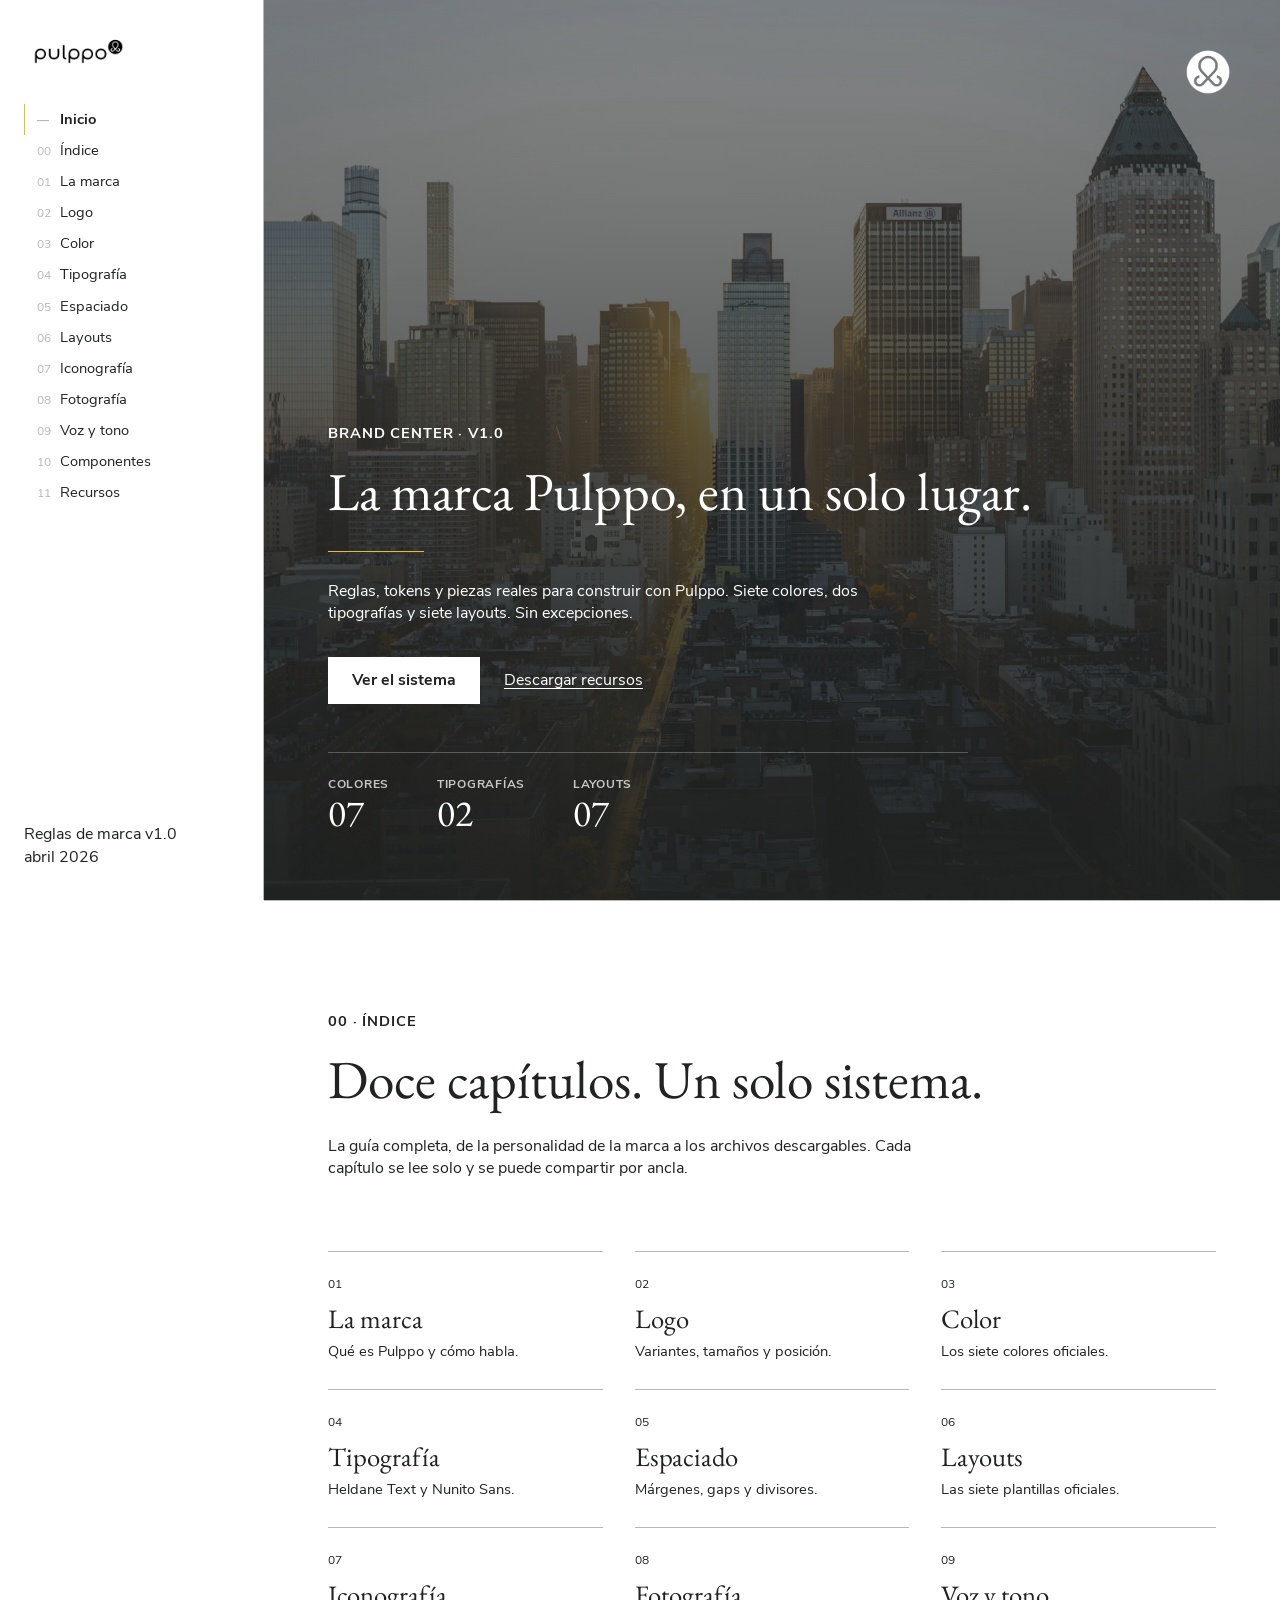
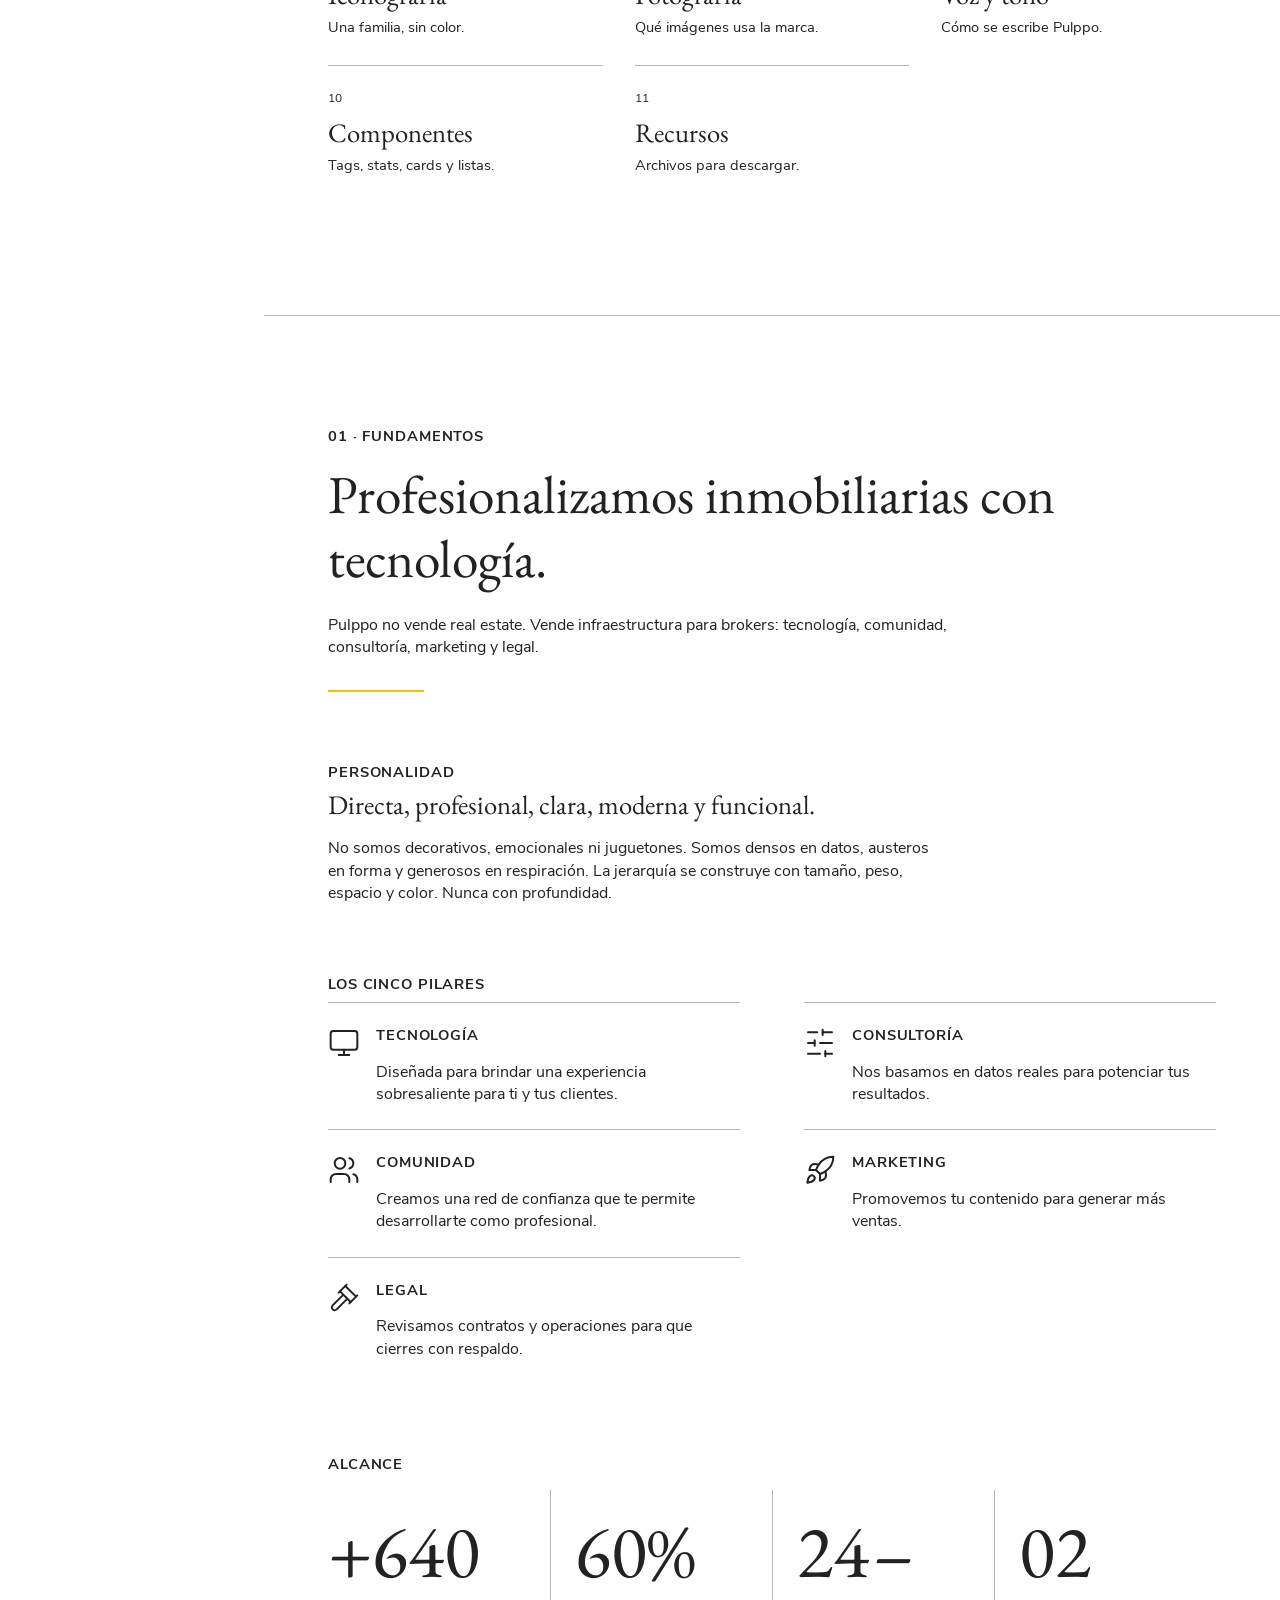
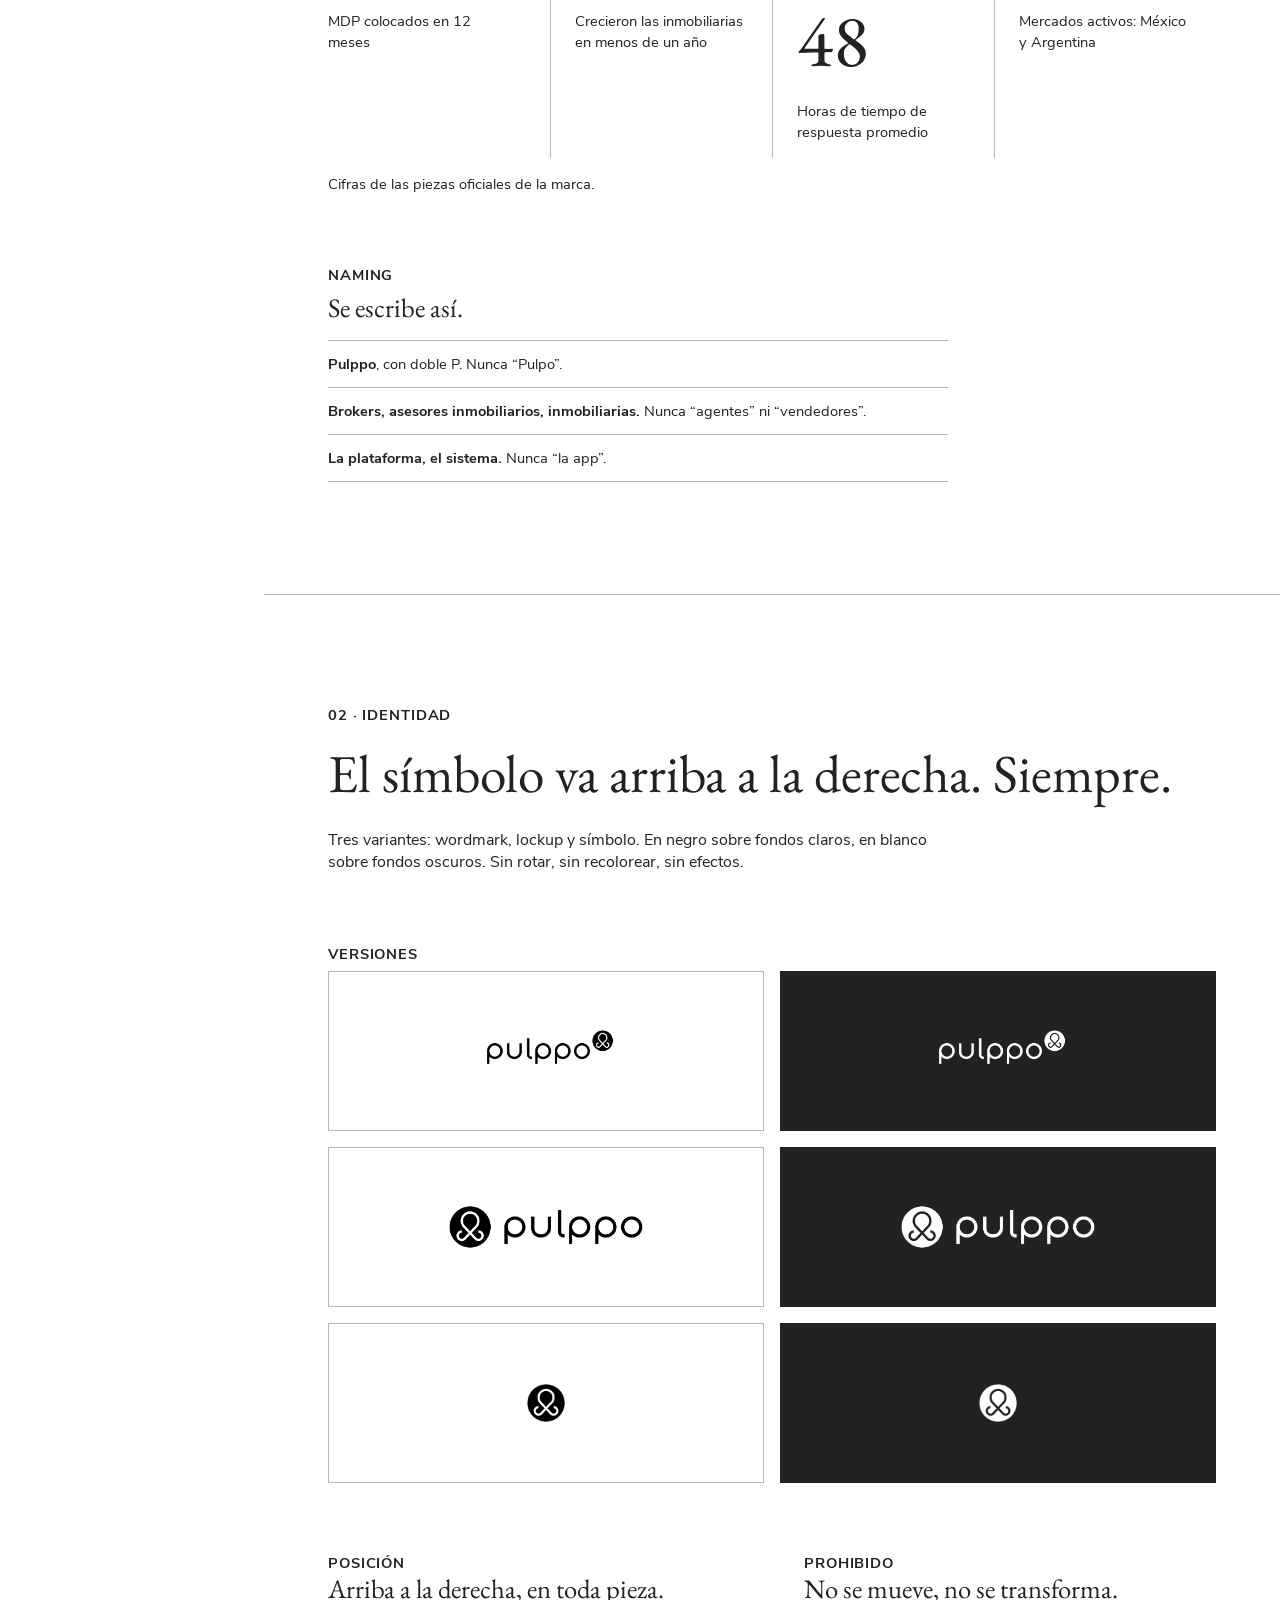
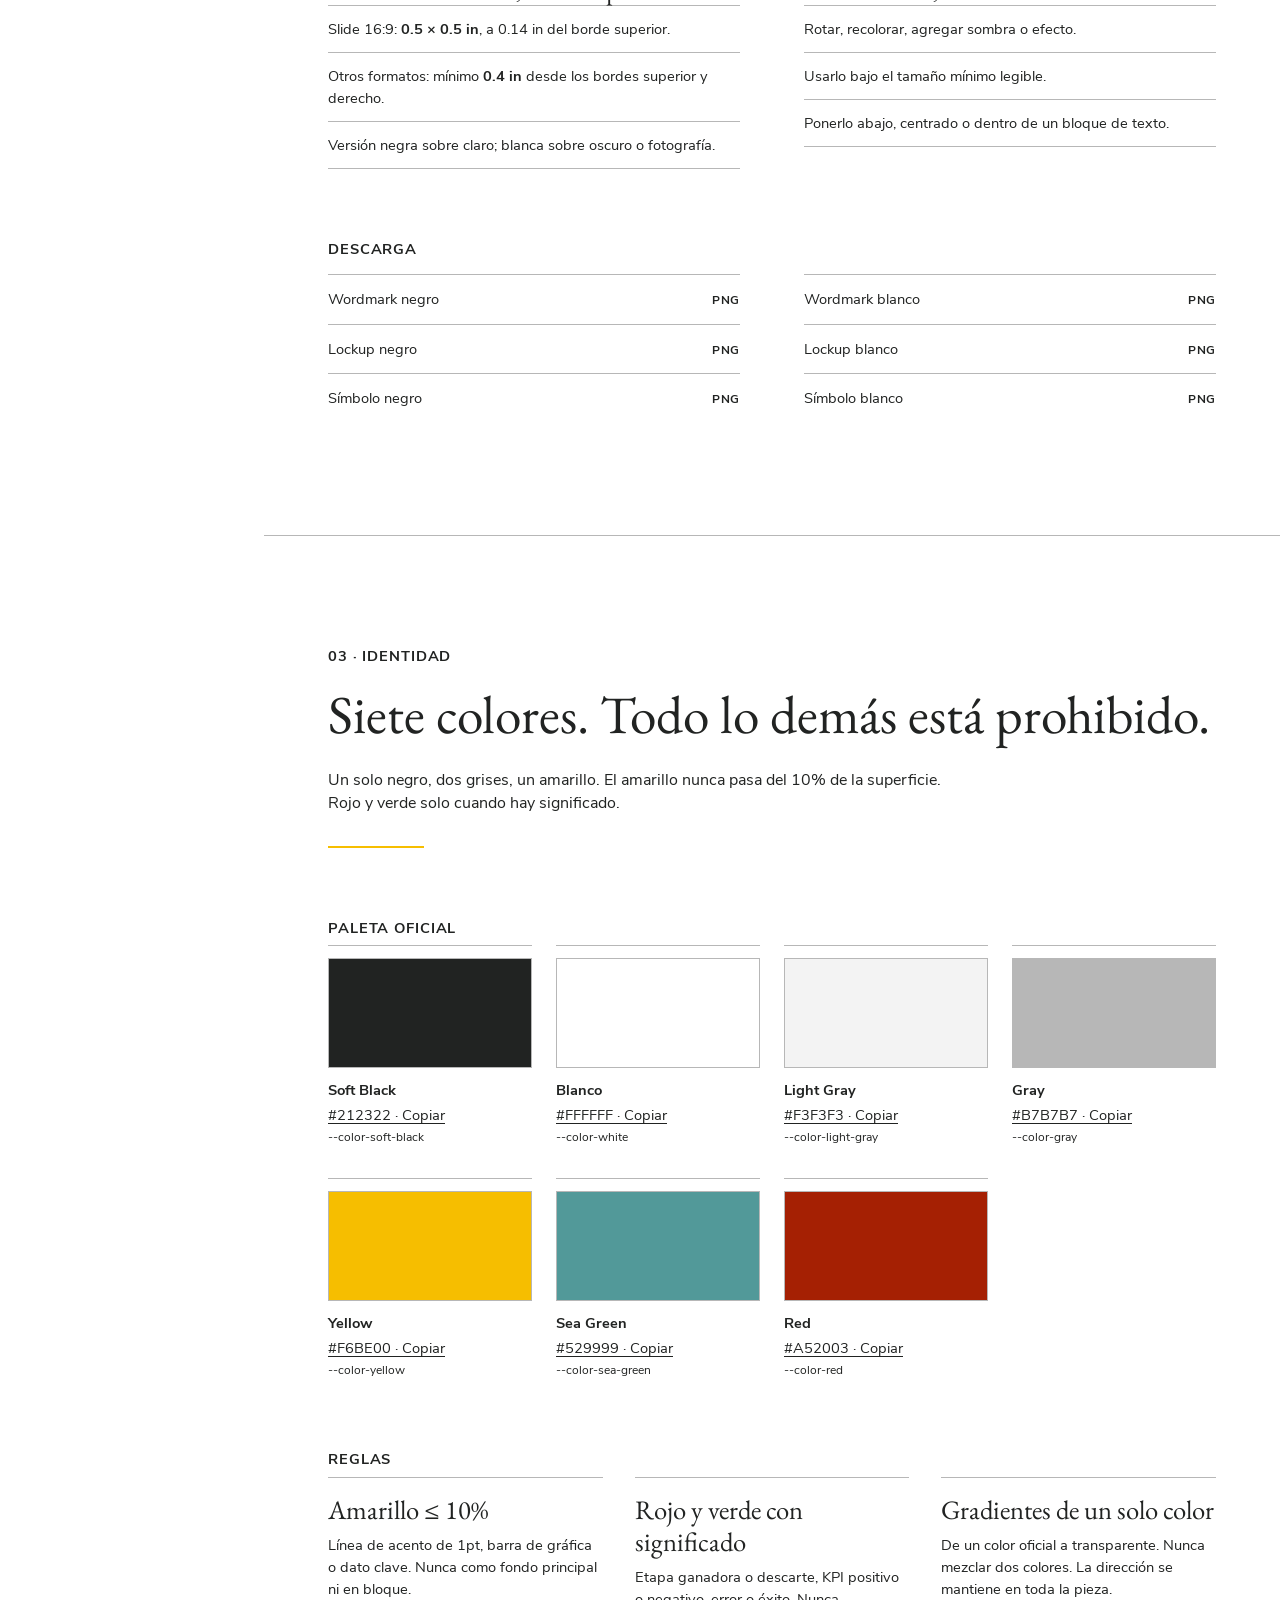
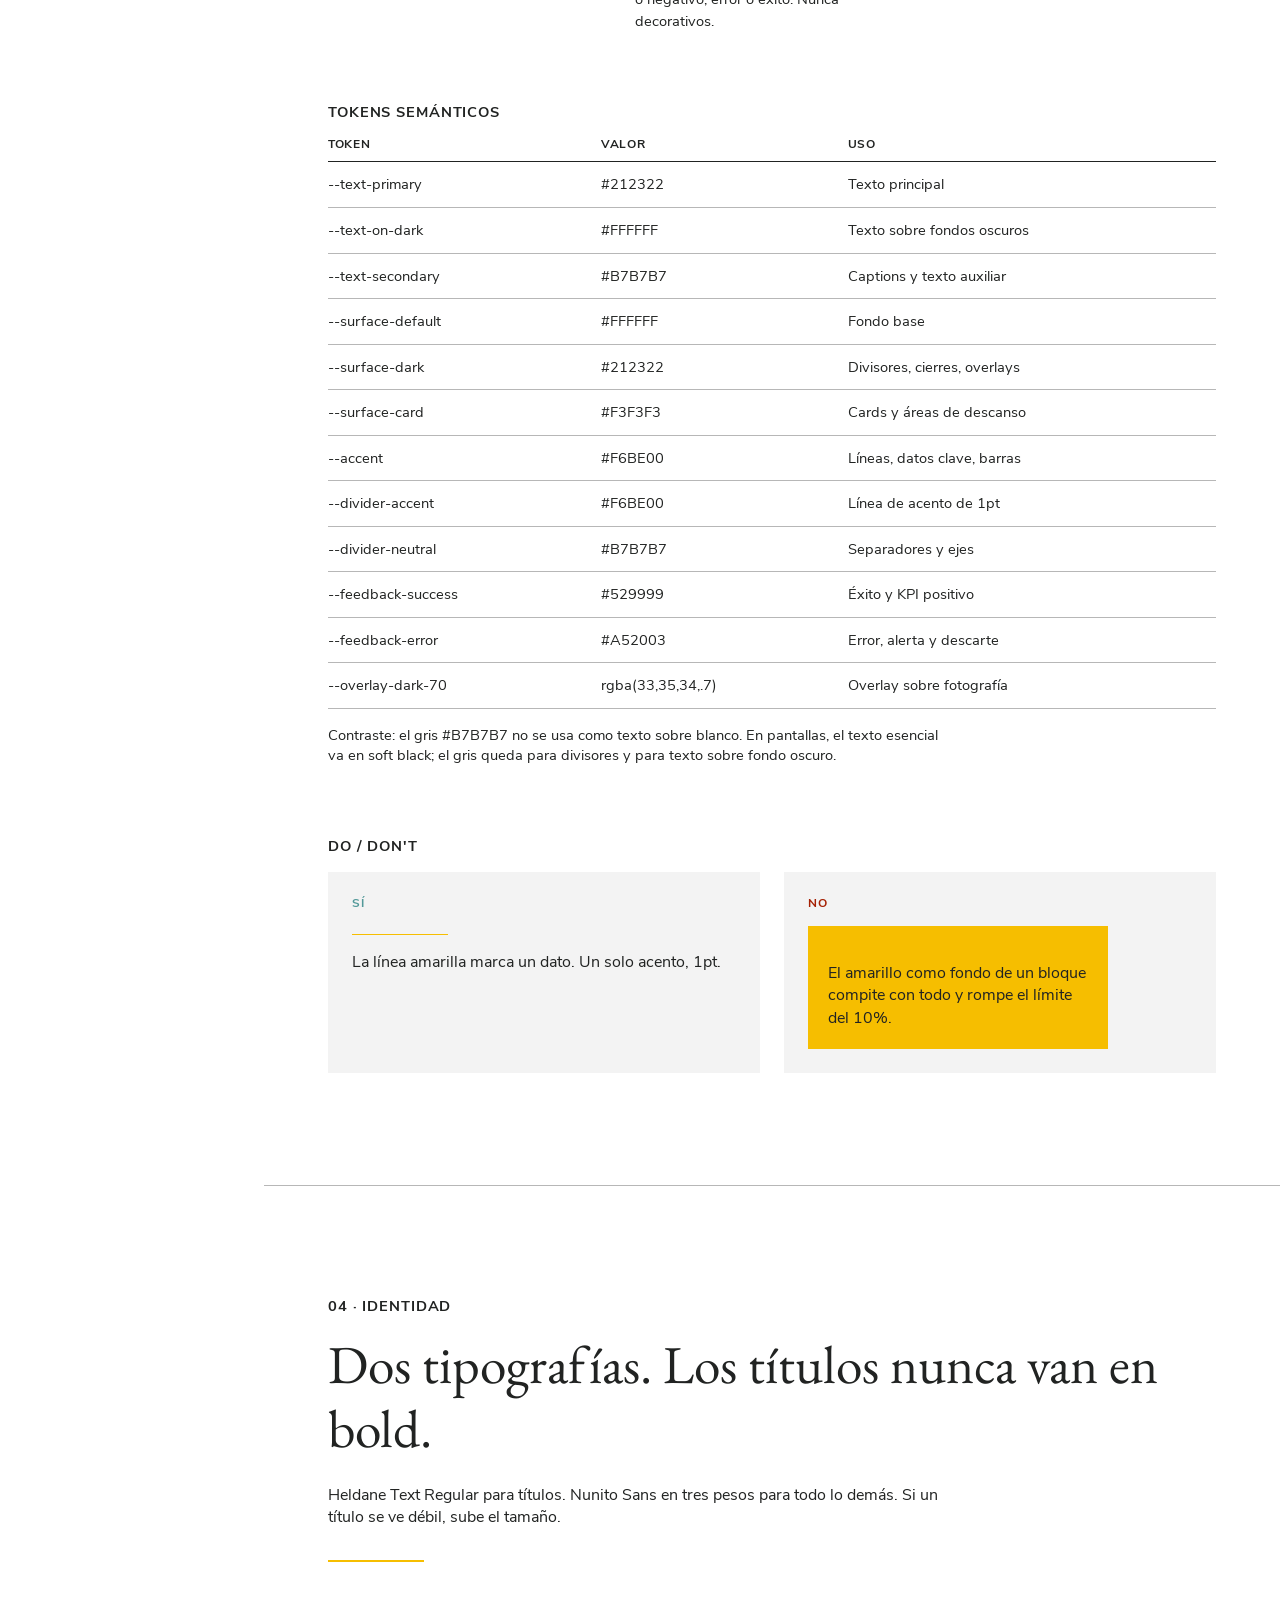
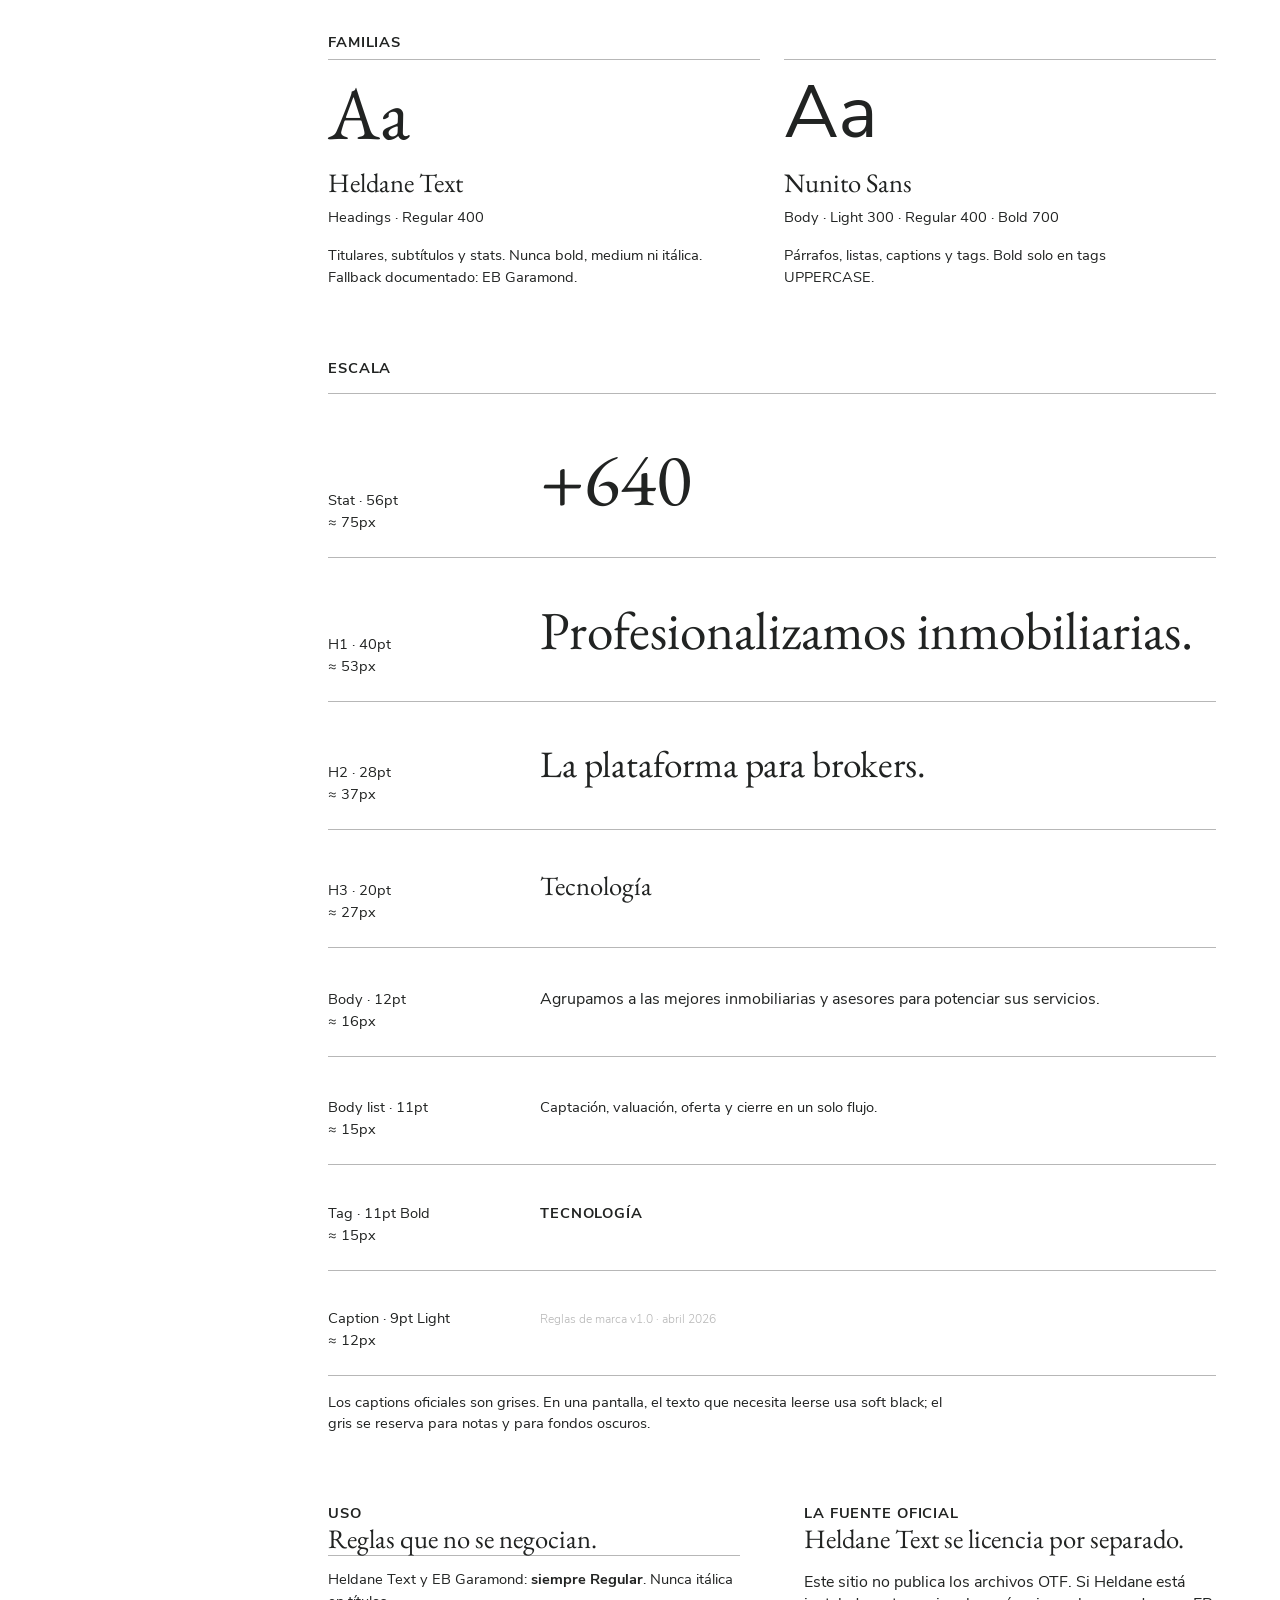
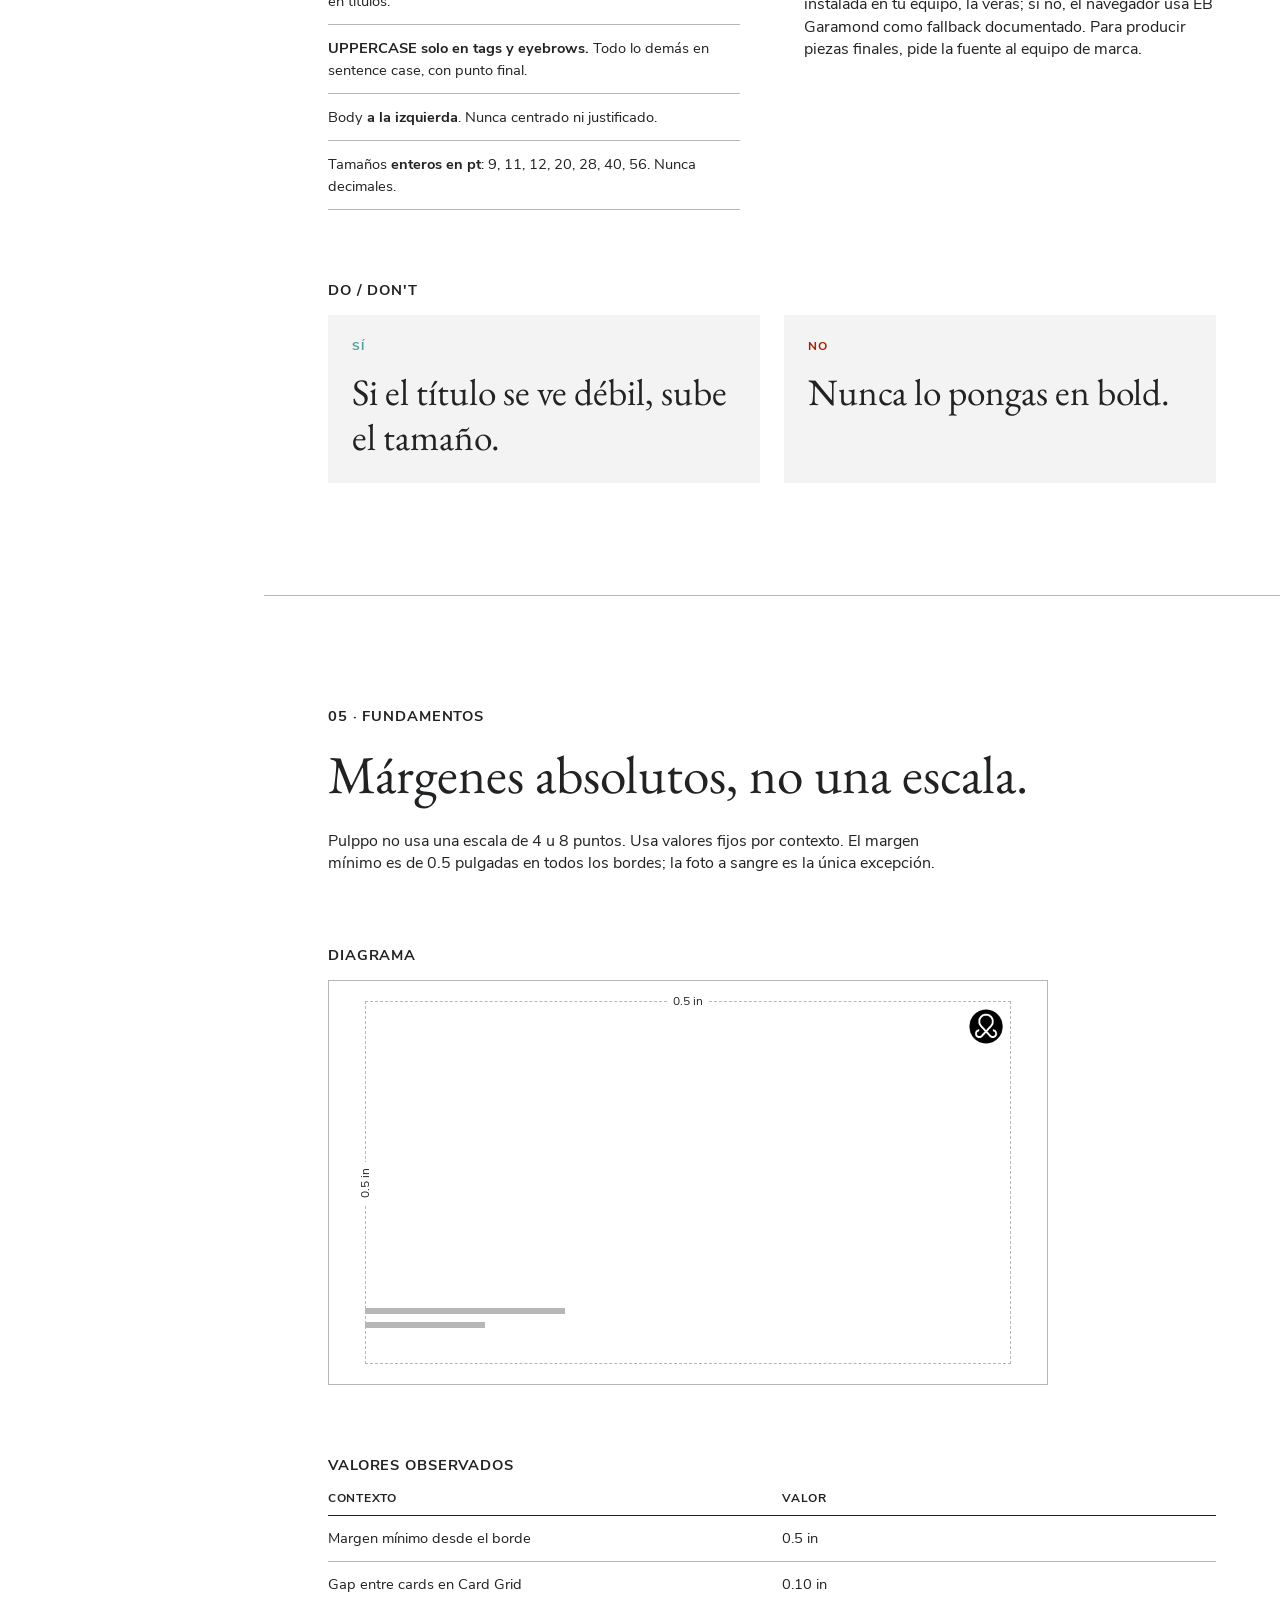
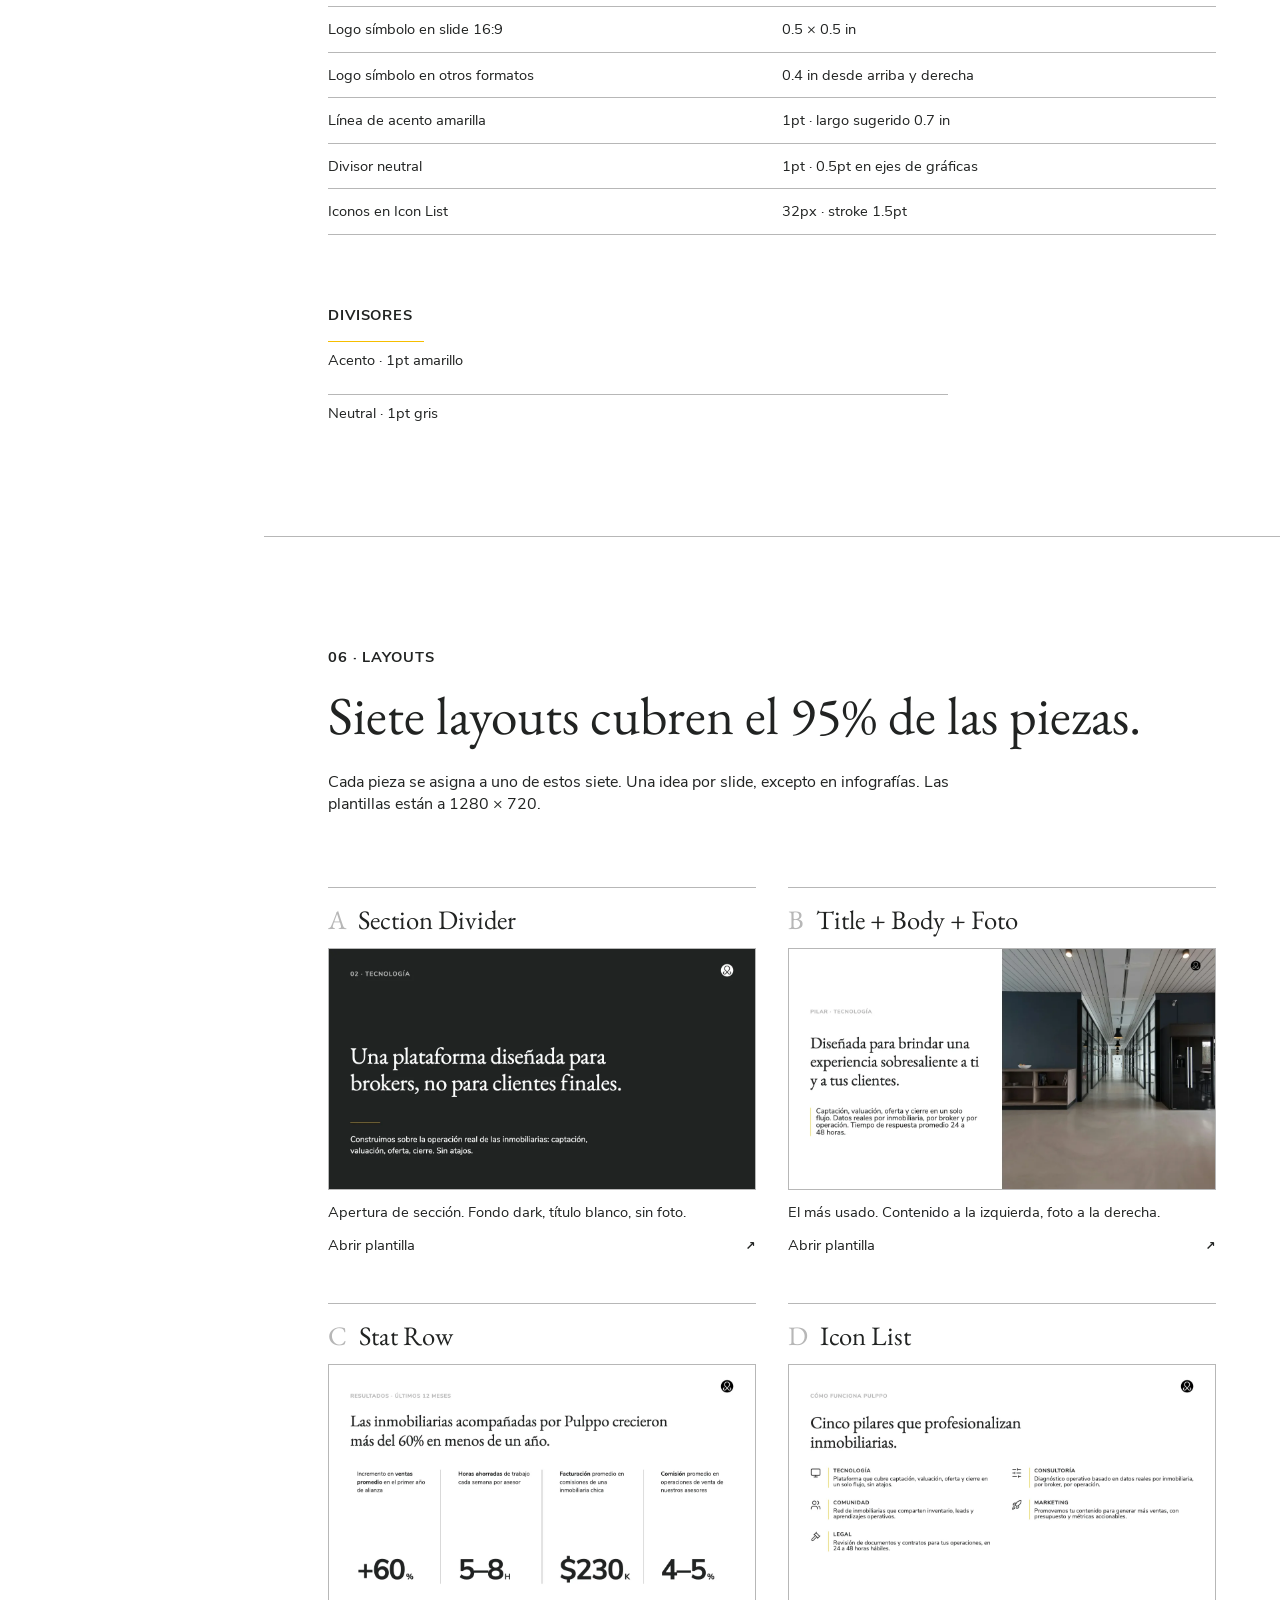
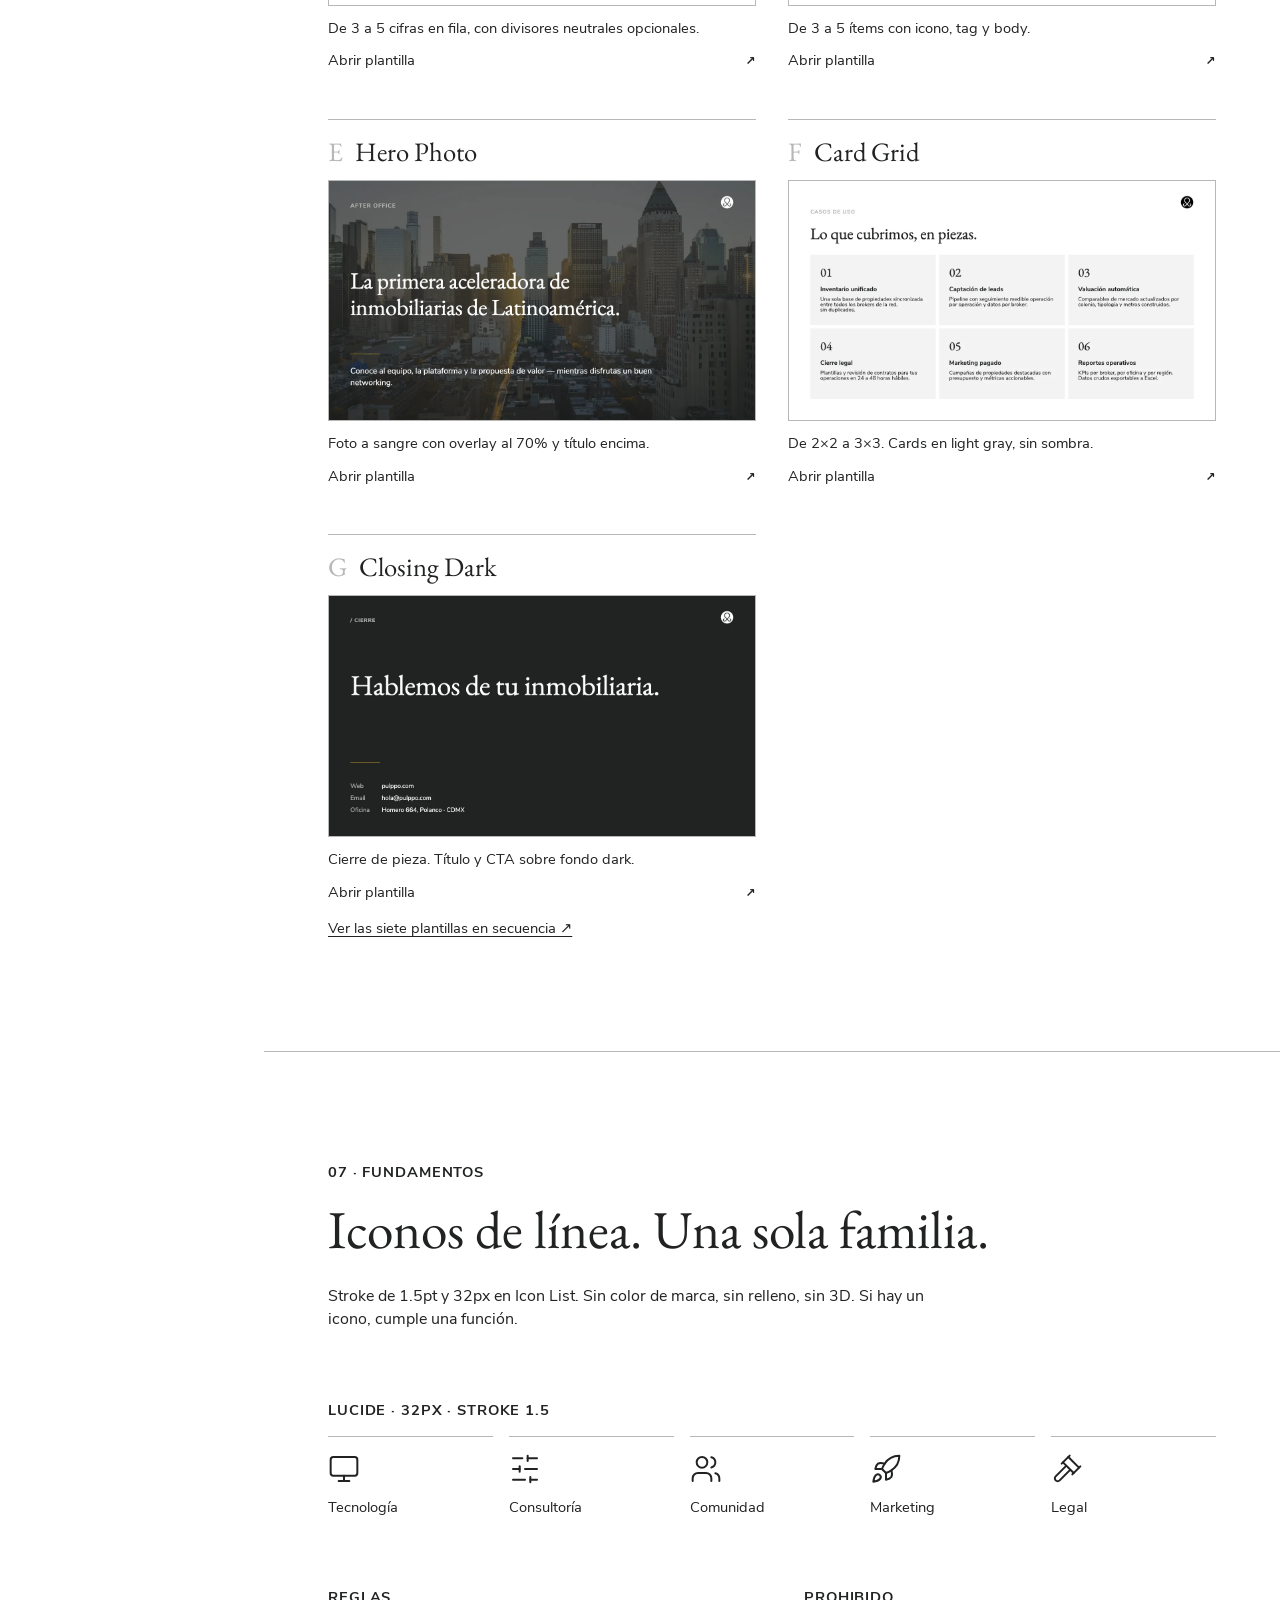
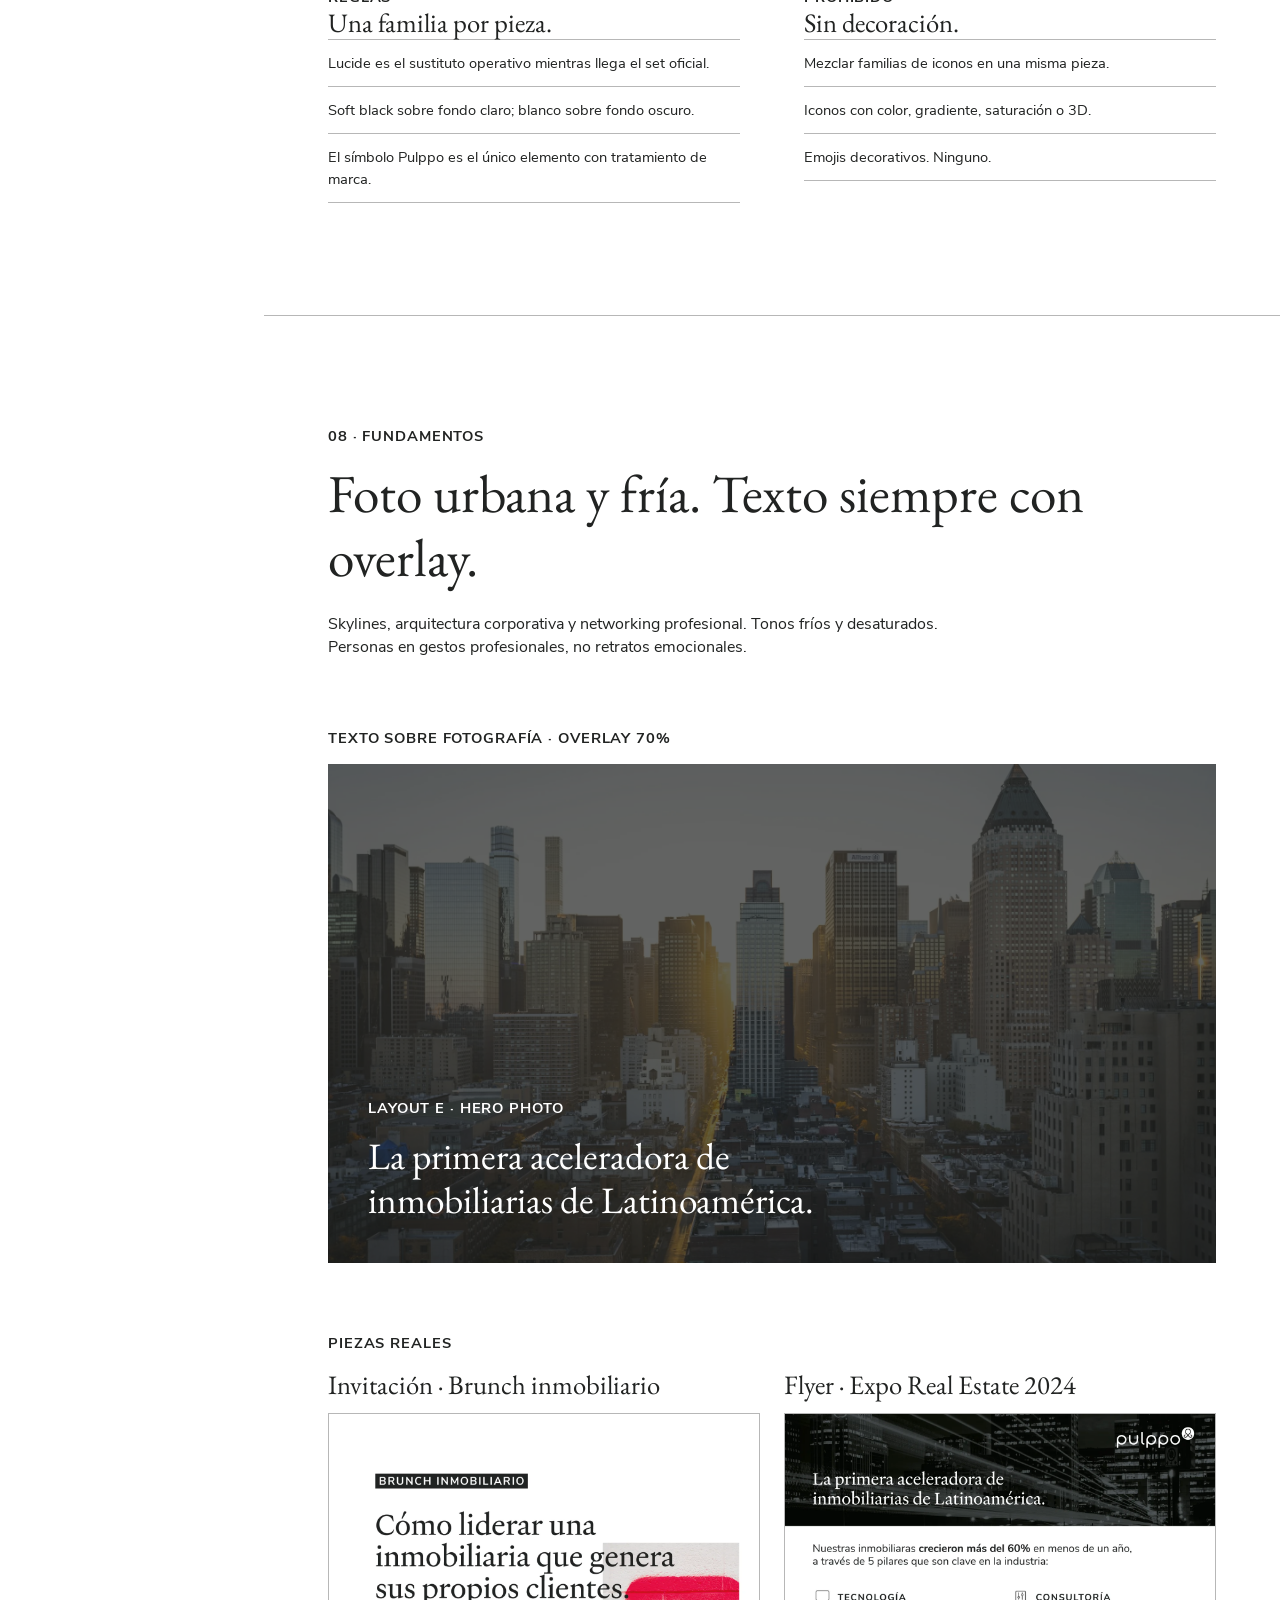
<file: index.html>
<!doctype html>
<html lang="es" data-radius="square">
<head>
<meta charset="utf-8">
<meta name="viewport" content="width=device-width, initial-scale=1">
<title>Pulppo · Brand Center</title>
<meta name="description" content="Reglas, colores, tipografía, layouts y plantillas para construir con la marca Pulppo.">
<meta name="theme-color" content="#212322">
<meta property="og:title" content="Pulppo · Brand Center">
<meta property="og:description" content="Reglas, colores, tipografía, layouts y plantillas para construir con la marca Pulppo.">
<meta property="og:type" content="website">
<meta property="og:locale" content="es_MX">
<link rel="icon" href="assets/favicon.png" type="image/png">
<link rel="stylesheet" href="colors_and_type.css">
<link rel="stylesheet" href="styles.css">
</head>
<body>
<a class="skip" href="#contenido">Saltar al contenido</a>

<div class="shell">
  <aside class="rail">
    <a class="brand" href="#inicio" aria-label="Pulppo, inicio">
      <img src="assets/pulppo-wordmark-black.png" alt="Pulppo" width="2048" height="870">
    </a>
    <nav class="nav" aria-label="Capítulos">
      <a href="#inicio"><span class="n" aria-hidden="true">—</span> Inicio</a>
      <a href="#indice"><span class="n" aria-hidden="true">00</span> Índice</a>
      <a href="#marca"><span class="n" aria-hidden="true">01</span> La marca</a>
      <a href="#logo"><span class="n" aria-hidden="true">02</span> Logo</a>
      <a href="#color"><span class="n" aria-hidden="true">03</span> Color</a>
      <a href="#tipografia"><span class="n" aria-hidden="true">04</span> Tipografía</a>
      <a href="#espaciado"><span class="n" aria-hidden="true">05</span> Espaciado</a>
      <a href="#layouts"><span class="n" aria-hidden="true">06</span> Layouts</a>
      <a href="#iconografia"><span class="n" aria-hidden="true">07</span> Iconografía</a>
      <a href="#fotografia"><span class="n" aria-hidden="true">08</span> Fotografía</a>
      <a href="#voz"><span class="n" aria-hidden="true">09</span> Voz y tono</a>
      <a href="#componentes"><span class="n" aria-hidden="true">10</span> Componentes</a>
      <a href="#recursos"><span class="n" aria-hidden="true">11</span> Recursos</a>
    </nav>
    <div class="rail-foot">
      <p>Reglas de marca v1.0<br>abril 2026</p>
    </div>
  </aside>

  <main id="contenido" tabindex="-1">

    <!-- 00 · HERO -->
    <section id="inicio" class="hero" data-enter>
      <img class="hero-symbol" src="assets/pulppo-symbol-white.png" alt="" width="1276" height="1276">
      <div class="hero-body">
        <p class="tag">Brand Center · V1.0</p>
        <h1>La marca Pulppo, en un solo lugar.</h1>
        <span class="accent-line" aria-hidden="true"></span>
        <p class="hero-lede">Reglas, tokens y piezas reales para construir con Pulppo. Siete colores, dos tipografías y siete layouts. Sin excepciones.</p>
        <div class="hero-actions">
          <a class="btn" href="#marca">Ver el sistema</a>
          <a class="link-on-dark" href="#recursos">Descargar recursos</a>
        </div>
        <dl class="hero-facts">
          <div><dt>Colores</dt><dd>07</dd></div>
          <div><dt>Tipografías</dt><dd>02</dd></div>
          <div><dt>Layouts</dt><dd>07</dd></div>
        </dl>
      </div>
    </section>

    <!-- 00 · ÍNDICE -->
    <section id="indice" class="chapter">
      <div class="wrap">
        <header class="chapter-head">
          <p class="tag">00 · Índice</p>
          <h2 class="chapter-title">Doce capítulos. Un solo sistema.</h2>
          <p class="lede">La guía completa, de la personalidad de la marca a los archivos descargables. Cada capítulo se lee solo y se puede compartir por ancla.</p>
        </header>
        <div class="index-grid">
          <a class="index-card" href="#marca"><span class="n">01</span><h3>La marca</h3><p>Qué es Pulppo y cómo habla.</p></a>
          <a class="index-card" href="#logo"><span class="n">02</span><h3>Logo</h3><p>Variantes, tamaños y posición.</p></a>
          <a class="index-card" href="#color"><span class="n">03</span><h3>Color</h3><p>Los siete colores oficiales.</p></a>
          <a class="index-card" href="#tipografia"><span class="n">04</span><h3>Tipografía</h3><p>Heldane Text y Nunito Sans.</p></a>
          <a class="index-card" href="#espaciado"><span class="n">05</span><h3>Espaciado</h3><p>Márgenes, gaps y divisores.</p></a>
          <a class="index-card" href="#layouts"><span class="n">06</span><h3>Layouts</h3><p>Las siete plantillas oficiales.</p></a>
          <a class="index-card" href="#iconografia"><span class="n">07</span><h3>Iconografía</h3><p>Una familia, sin color.</p></a>
          <a class="index-card" href="#fotografia"><span class="n">08</span><h3>Fotografía</h3><p>Qué imágenes usa la marca.</p></a>
          <a class="index-card" href="#voz"><span class="n">09</span><h3>Voz y tono</h3><p>Cómo se escribe Pulppo.</p></a>
          <a class="index-card" href="#componentes"><span class="n">10</span><h3>Componentes</h3><p>Tags, stats, cards y listas.</p></a>
          <a class="index-card" href="#recursos"><span class="n">11</span><h3>Recursos</h3><p>Archivos para descargar.</p></a>
        </div>
      </div>
    </section>

    <!-- 01 · LA MARCA -->
    <section id="marca" class="chapter">
      <div class="wrap">
        <header class="chapter-head">
          <p class="tag">01 · Fundamentos</p>
          <h2 class="chapter-title">Profesionalizamos inmobiliarias con tecnología.</h2>
          <p class="lede">Pulppo no vende real estate. Vende infraestructura para brokers: tecnología, comunidad, consultoría, marketing y legal.</p>
          <span class="accent-line" aria-hidden="true"></span>
        </header>

        <div class="block">
          <p class="tag">Personalidad</p>
          <h3>Directa, profesional, clara, moderna y funcional.</h3>
          <p class="body-col">No somos decorativos, emocionales ni juguetones. Somos densos en datos, austeros en forma y generosos en respiración. La jerarquía se construye con tamaño, peso, espacio y color. Nunca con profundidad.</p>
        </div>

        <div class="block">
          <p class="tag">Los cinco pilares</p>
          <ul class="pillars">
            <li>
              <svg viewBox="0 0 24 24" fill="none" stroke="currentColor" stroke-width="1.5" stroke-linecap="round" stroke-linejoin="round" aria-hidden="true"><rect width="20" height="14" x="2" y="3" rx="2"/><line x1="8" x2="16" y1="21" y2="21"/><line x1="12" x2="12" y1="17" y2="21"/></svg>
              <div><p class="tag">Tecnología</p><p class="body-col">Diseñada para brindar una experiencia sobresaliente para ti y tus clientes.</p></div>
            </li>
            <li>
              <svg viewBox="0 0 24 24" fill="none" stroke="currentColor" stroke-width="1.5" stroke-linecap="round" stroke-linejoin="round" aria-hidden="true"><line x1="21" x2="14" y1="4" y2="4"/><line x1="10" x2="3" y1="4" y2="4"/><line x1="21" x2="12" y1="12" y2="12"/><line x1="8" x2="3" y1="12" y2="12"/><line x1="21" x2="16" y1="20" y2="20"/><line x1="12" x2="3" y1="20" y2="20"/><line x1="14" x2="14" y1="2" y2="6"/><line x1="8" x2="8" y1="10" y2="14"/><line x1="16" x2="16" y1="18" y2="22"/></svg>
              <div><p class="tag">Consultoría</p><p class="body-col">Nos basamos en datos reales para potenciar tus resultados.</p></div>
            </li>
            <li>
              <svg viewBox="0 0 24 24" fill="none" stroke="currentColor" stroke-width="1.5" stroke-linecap="round" stroke-linejoin="round" aria-hidden="true"><path d="M16 21v-2a4 4 0 0 0-4-4H6a4 4 0 0 0-4 4v2"/><circle cx="9" cy="7" r="4"/><path d="M22 21v-2a4 4 0 0 0-3-3.87"/><path d="M16 3.13a4 4 0 0 1 0 7.75"/></svg>
              <div><p class="tag">Comunidad</p><p class="body-col">Creamos una red de confianza que te permite desarrollarte como profesional.</p></div>
            </li>
            <li>
              <svg viewBox="0 0 24 24" fill="none" stroke="currentColor" stroke-width="1.5" stroke-linecap="round" stroke-linejoin="round" aria-hidden="true"><path d="M4.5 16.5c-1.5 1.26-2 5-2 5s3.74-.5 5-2c.71-.84.7-2.13-.09-2.91a2.18 2.18 0 0 0-2.91 0"/><path d="m12 15-3-3a22 22 0 0 1 2-3.95A12.88 12.88 0 0 1 22 2c0 2.72-.78 7.5-6 11a22.35 22.35 0 0 1-4 2"/><path d="M9 12H4s.55-3.03 2-4c1.62-1.08 5 0 5 0"/><path d="M12 15v5s3.03-.55 4-2c1.08-1.62 0-5 0-5"/></svg>
              <div><p class="tag">Marketing</p><p class="body-col">Promovemos tu contenido para generar más ventas.</p></div>
            </li>
            <li>
              <svg viewBox="0 0 24 24" fill="none" stroke="currentColor" stroke-width="1.5" stroke-linecap="round" stroke-linejoin="round" aria-hidden="true"><path d="m14 13-7.5 7.5c-.83.83-2.17.83-3 0a2.12 2.12 0 0 1 0-3L11 10"/><path d="m16 16 6-6"/><path d="m8 8 6-6"/><path d="m9 7 8 8"/><path d="m21 11-8-8"/></svg>
              <div><p class="tag">Legal</p><p class="body-col">Revisamos contratos y operaciones para que cierres con respaldo.</p></div>
            </li>
          </ul>
        </div>

        <div class="block">
          <p class="tag">Alcance</p>
          <div class="stat-row">
            <div class="stat"><p class="stat-num">+640</p><p class="stat-cap">MDP colocados en 12 meses</p></div>
            <div class="stat"><p class="stat-num">60%</p><p class="stat-cap">Crecieron las inmobiliarias en menos de un año</p></div>
            <div class="stat"><p class="stat-num">24<span class="dash">–</span>48</p><p class="stat-cap">Horas de tiempo de respuesta promedio</p></div>
            <div class="stat"><p class="stat-num">02</p><p class="stat-cap">Mercados activos: México y Argentina</p></div>
          </div>
          <p class="note">Cifras de las piezas oficiales de la marca.</p>
        </div>

        <div class="block">
          <p class="tag">Naming</p>
          <h3>Se escribe así.</h3>
          <ul class="rules-list">
            <li><strong>Pulppo</strong>, con doble P. Nunca “Pulpo”.</li>
            <li><strong>Brokers, asesores inmobiliarios, inmobiliarias.</strong> Nunca “agentes” ni “vendedores”.</li>
            <li><strong>La plataforma, el sistema.</strong> Nunca “la app”.</li>
          </ul>
        </div>
      </div>
    </section>

    <!-- 02 · LOGO -->
    <section id="logo" class="chapter">
      <div class="wrap">
        <header class="chapter-head">
          <p class="tag">02 · Identidad</p>
          <h2 class="chapter-title">El símbolo va arriba a la derecha. Siempre.</h2>
          <p class="lede">Tres variantes: wordmark, lockup y símbolo. En negro sobre fondos claros, en blanco sobre fondos oscuros. Sin rotar, sin recolorear, sin efectos.</p>
        </header>

        <div class="block">
          <p class="tag">Versiones</p>
          <div class="logo-grid">
            <div class="logo-cell"><img src="assets/pulppo-wordmark-black.png" alt="Wordmark Pulppo en negro" width="2048" height="870"></div>
            <div class="logo-cell dark"><img src="assets/pulppo-wordmark-white.png" alt="Wordmark Pulppo en blanco" width="2048" height="870"></div>
            <div class="logo-cell"><img src="assets/pulppo-lockup-black.png" alt="Lockup Pulppo en negro" width="3306" height="899"></div>
            <div class="logo-cell dark"><img src="assets/pulppo-lockup-white.png" alt="Lockup Pulppo en blanco" width="3306" height="899"></div>
            <div class="logo-cell"><img class="sym" src="assets/pulppo-symbol-black.png" alt="Símbolo Pulppo en negro" width="1276" height="1276"></div>
            <div class="logo-cell dark"><img class="sym" src="assets/pulppo-symbol-white.png" alt="Símbolo Pulppo en blanco" width="1276" height="1276"></div>
          </div>
        </div>

        <div class="block two-col">
          <div>
            <p class="tag">Posición</p>
            <h3>Arriba a la derecha, en toda pieza.</h3>
            <ul class="rules-list">
              <li>Slide 16:9: <strong>0.5 × 0.5 in</strong>, a 0.14 in del borde superior.</li>
              <li>Otros formatos: mínimo <strong>0.4 in</strong> desde los bordes superior y derecho.</li>
              <li>Versión negra sobre claro; blanca sobre oscuro o fotografía.</li>
            </ul>
          </div>
          <div>
            <p class="tag">Prohibido</p>
            <h3>No se mueve, no se transforma.</h3>
            <ul class="rules-list">
              <li>Rotar, recolorar, agregar sombra o efecto.</li>
              <li>Usarlo bajo el tamaño mínimo legible.</li>
              <li>Ponerlo abajo, centrado o dentro de un bloque de texto.</li>
            </ul>
          </div>
        </div>

        <div class="block">
          <p class="tag">Descarga</p>
          <div class="res-grid compact">
            <a class="res-link" href="assets/pulppo-wordmark-black.png" download>Wordmark negro <span>PNG</span></a>
            <a class="res-link" href="assets/pulppo-wordmark-white.png" download>Wordmark blanco <span>PNG</span></a>
            <a class="res-link" href="assets/pulppo-lockup-black.png" download>Lockup negro <span>PNG</span></a>
            <a class="res-link" href="assets/pulppo-lockup-white.png" download>Lockup blanco <span>PNG</span></a>
            <a class="res-link" href="assets/pulppo-symbol-black.png" download>Símbolo negro <span>PNG</span></a>
            <a class="res-link" href="assets/pulppo-symbol-white.png" download>Símbolo blanco <span>PNG</span></a>
          </div>
        </div>
      </div>
    </section>

    <!-- 03 · COLOR -->
    <section id="color" class="chapter">
      <div class="wrap">
        <header class="chapter-head">
          <p class="tag">03 · Identidad</p>
          <h2 class="chapter-title">Siete colores. Todo lo demás está prohibido.</h2>
          <p class="lede">Un solo negro, dos grises, un amarillo. El amarillo nunca pasa del 10% de la superficie. Rojo y verde solo cuando hay significado.</p>
          <span class="accent-line" aria-hidden="true"></span>
        </header>

        <div class="block">
          <p class="tag">Paleta oficial</p>
          <ul class="swatches">
            <li class="swatch" style="--c:#212322">
              <span class="chip"></span>
              <strong>Soft Black</strong>
              <button type="button" class="copy" data-copy="#212322">#212322 · Copiar</button>
              <code>--color-soft-black</code>
            </li>
            <li class="swatch" style="--c:#FFFFFF">
              <span class="chip"></span>
              <strong>Blanco</strong>
              <button type="button" class="copy" data-copy="#FFFFFF">#FFFFFF · Copiar</button>
              <code>--color-white</code>
            </li>
            <li class="swatch" style="--c:#F3F3F3">
              <span class="chip"></span>
              <strong>Light Gray</strong>
              <button type="button" class="copy" data-copy="#F3F3F3">#F3F3F3 · Copiar</button>
              <code>--color-light-gray</code>
            </li>
            <li class="swatch" style="--c:#B7B7B7">
              <span class="chip"></span>
              <strong>Gray</strong>
              <button type="button" class="copy" data-copy="#B7B7B7">#B7B7B7 · Copiar</button>
              <code>--color-gray</code>
            </li>
            <li class="swatch" style="--c:#F6BE00">
              <span class="chip"></span>
              <strong>Yellow</strong>
              <button type="button" class="copy" data-copy="#F6BE00">#F6BE00 · Copiar</button>
              <code>--color-yellow</code>
            </li>
            <li class="swatch" style="--c:#529999">
              <span class="chip"></span>
              <strong>Sea Green</strong>
              <button type="button" class="copy" data-copy="#529999">#529999 · Copiar</button>
              <code>--color-sea-green</code>
            </li>
            <li class="swatch" style="--c:#A52003">
              <span class="chip"></span>
              <strong>Red</strong>
              <button type="button" class="copy" data-copy="#A52003">#A52003 · Copiar</button>
              <code>--color-red</code>
            </li>
          </ul>
        </div>

        <div class="block">
          <p class="tag">Reglas</p>
          <div class="grid-3">
            <div class="rule-card">
              <h3>Amarillo ≤ 10%</h3>
              <p>Línea de acento de 1pt, barra de gráfica o dato clave. Nunca como fondo principal ni en bloque.</p>
            </div>
            <div class="rule-card">
              <h3>Rojo y verde con significado</h3>
              <p>Etapa ganadora o descarte, KPI positivo o negativo, error o éxito. Nunca decorativos.</p>
            </div>
            <div class="rule-card">
              <h3>Gradientes de un solo color</h3>
              <p>De un color oficial a transparente. Nunca mezclar dos colores. La dirección se mantiene en toda la pieza.</p>
            </div>
          </div>
        </div>

        <div class="block">
          <p class="tag">Tokens semánticos</p>
          <div class="table-scroll">
            <table class="token-table">
              <thead><tr><th>Token</th><th>Valor</th><th>Uso</th></tr></thead>
              <tbody>
                <tr><td><code>--text-primary</code></td><td>#212322</td><td>Texto principal</td></tr>
                <tr><td><code>--text-on-dark</code></td><td>#FFFFFF</td><td>Texto sobre fondos oscuros</td></tr>
                <tr><td><code>--text-secondary</code></td><td>#B7B7B7</td><td>Captions y texto auxiliar</td></tr>
                <tr><td><code>--surface-default</code></td><td>#FFFFFF</td><td>Fondo base</td></tr>
                <tr><td><code>--surface-dark</code></td><td>#212322</td><td>Divisores, cierres, overlays</td></tr>
                <tr><td><code>--surface-card</code></td><td>#F3F3F3</td><td>Cards y áreas de descanso</td></tr>
                <tr><td><code>--accent</code></td><td>#F6BE00</td><td>Líneas, datos clave, barras</td></tr>
                <tr><td><code>--divider-accent</code></td><td>#F6BE00</td><td>Línea de acento de 1pt</td></tr>
                <tr><td><code>--divider-neutral</code></td><td>#B7B7B7</td><td>Separadores y ejes</td></tr>
                <tr><td><code>--feedback-success</code></td><td>#529999</td><td>Éxito y KPI positivo</td></tr>
                <tr><td><code>--feedback-error</code></td><td>#A52003</td><td>Error, alerta y descarte</td></tr>
                <tr><td><code>--overlay-dark-70</code></td><td>rgba(33,35,34,.7)</td><td>Overlay sobre fotografía</td></tr>
              </tbody>
            </table>
          </div>
          <p class="note">Contraste: el gris #B7B7B7 no se usa como texto sobre blanco. En pantallas, el texto esencial va en soft black; el gris queda para divisores y para texto sobre fondo oscuro.</p>
        </div>

        <div class="block">
          <p class="tag">Do / Don't</p>
          <div class="compare">
            <div class="panel">
              <p class="verdict ok">Sí</p>
              <div class="demo-accent"><span class="accent-line"></span><p class="body-col">La línea amarilla marca un dato. Un solo acento, 1pt.</p></div>
            </div>
            <div class="panel">
              <p class="verdict bad">No</p>
              <div class="demo-block-yellow"><p class="body-col">El amarillo como fondo de un bloque compite con todo y rompe el límite del 10%.</p></div>
            </div>
          </div>
        </div>
      </div>
    </section>

    <!-- 04 · TIPOGRAFÍA -->
    <section id="tipografia" class="chapter">
      <div class="wrap">
        <header class="chapter-head">
          <p class="tag">04 · Identidad</p>
          <h2 class="chapter-title">Dos tipografías. Los títulos nunca van en bold.</h2>
          <p class="lede">Heldane Text Regular para títulos. Nunito Sans en tres pesos para todo lo demás. Si un título se ve débil, sube el tamaño.</p>
          <span class="accent-line" aria-hidden="true"></span>
        </header>

        <div class="block">
          <p class="tag">Familias</p>
          <div class="family-grid">
            <div class="family-card">
              <p class="family-aa serif">Aa</p>
              <h3>Heldane Text</h3>
              <p class="family-role">Headings · Regular 400</p>
              <p>Titulares, subtítulos y stats. Nunca bold, medium ni itálica. Fallback documentado: EB Garamond.</p>
            </div>
            <div class="family-card">
              <p class="family-aa">Aa</p>
              <h3>Nunito Sans</h3>
              <p class="family-role">Body · Light 300 · Regular 400 · Bold 700</p>
              <p>Párrafos, listas, captions y tags. Bold solo en tags UPPERCASE.</p>
            </div>
          </div>
        </div>

        <div class="block">
          <p class="tag">Escala</p>
          <div class="specimens">
            <div class="spec">
              <p class="spec-meta">Stat · 56pt<br>≈ 75px</p>
              <p class="spec-sample s-stat">+640</p>
            </div>
            <div class="spec">
              <p class="spec-meta">H1 · 40pt<br>≈ 53px</p>
              <p class="spec-sample s-h1">Profesionalizamos inmobiliarias.</p>
            </div>
            <div class="spec">
              <p class="spec-meta">H2 · 28pt<br>≈ 37px</p>
              <p class="spec-sample s-h2">La plataforma para brokers.</p>
            </div>
            <div class="spec">
              <p class="spec-meta">H3 · 20pt<br>≈ 27px</p>
              <p class="spec-sample s-h3">Tecnología</p>
            </div>
            <div class="spec">
              <p class="spec-meta">Body · 12pt<br>≈ 16px</p>
              <p class="spec-sample s-body">Agrupamos a las mejores inmobiliarias y asesores para potenciar sus servicios.</p>
            </div>
            <div class="spec">
              <p class="spec-meta">Body list · 11pt<br>≈ 15px</p>
              <p class="spec-sample s-list">Captación, valuación, oferta y cierre en un solo flujo.</p>
            </div>
            <div class="spec">
              <p class="spec-meta">Tag · 11pt Bold<br>≈ 15px</p>
              <p class="spec-sample s-tag">Tecnología</p>
            </div>
            <div class="spec">
              <p class="spec-meta">Caption · 9pt Light<br>≈ 12px</p>
              <p class="spec-sample s-caption">Reglas de marca v1.0 · abril 2026</p>
            </div>
          </div>
          <p class="note">Los captions oficiales son grises. En una pantalla, el texto que necesita leerse usa soft black; el gris se reserva para notas y para fondos oscuros.</p>
        </div>

        <div class="block two-col">
          <div>
            <p class="tag">Uso</p>
            <h3>Reglas que no se negocian.</h3>
            <ul class="rules-list">
              <li>Heldane Text y EB Garamond: <strong>siempre Regular</strong>. Nunca itálica en títulos.</li>
              <li><strong>UPPERCASE solo en tags y eyebrows.</strong> Todo lo demás en sentence case, con punto final.</li>
              <li>Body <strong>a la izquierda</strong>. Nunca centrado ni justificado.</li>
              <li>Tamaños <strong>enteros en pt</strong>: 9, 11, 12, 20, 28, 40, 56. Nunca decimales.</li>
            </ul>
          </div>
          <div>
            <p class="tag">La fuente oficial</p>
            <h3>Heldane Text se licencia por separado.</h3>
            <p class="body-col">Este sitio no publica los archivos OTF. Si Heldane está instalada en tu equipo, la verás; si no, el navegador usa EB Garamond como fallback documentado. Para producir piezas finales, pide la fuente al equipo de marca.</p>
          </div>
        </div>

        <div class="block">
          <p class="tag">Do / Don't</p>
          <div class="compare">
            <div class="panel">
              <p class="verdict ok">Sí</p>
              <p class="s-h2">Si el título se ve débil, sube el tamaño.</p>
            </div>
            <div class="panel">
              <p class="verdict bad">No</p>
              <p class="s-h2 bold-demo">Nunca lo pongas en bold.</p>
            </div>
          </div>
        </div>
      </div>
    </section>

    <!-- 05 · ESPACIADO -->
    <section id="espaciado" class="chapter">
      <div class="wrap">
        <header class="chapter-head">
          <p class="tag">05 · Fundamentos</p>
          <h2 class="chapter-title">Márgenes absolutos, no una escala.</h2>
          <p class="lede">Pulppo no usa una escala de 4 u 8 puntos. Usa valores fijos por contexto. El margen mínimo es de 0.5 pulgadas en todos los bordes; la foto a sangre es la única excepción.</p>
        </header>

        <div class="block">
          <p class="tag">Diagrama</p>
          <div class="frame-diagram" aria-hidden="true">
            <div class="frame-edge"></div>
            <img class="frame-logo" src="assets/pulppo-symbol-black.png" alt="">
            <div class="frame-text">
              <span class="frame-line"></span>
              <span class="frame-line short"></span>
            </div>
            <span class="frame-label top">0.5 in</span>
            <span class="frame-label left">0.5 in</span>
          </div>
        </div>

        <div class="block">
          <p class="tag">Valores observados</p>
          <div class="table-scroll">
            <table class="token-table">
              <thead><tr><th>Contexto</th><th>Valor</th></tr></thead>
              <tbody>
                <tr><td>Margen mínimo desde el borde</td><td>0.5 in</td></tr>
                <tr><td>Gap entre cards en Card Grid</td><td>0.10 in</td></tr>
                <tr><td>Logo símbolo en slide 16:9</td><td>0.5 × 0.5 in</td></tr>
                <tr><td>Logo símbolo en otros formatos</td><td>0.4 in desde arriba y derecha</td></tr>
                <tr><td>Línea de acento amarilla</td><td>1pt · largo sugerido 0.7 in</td></tr>
                <tr><td>Divisor neutral</td><td>1pt · 0.5pt en ejes de gráficas</td></tr>
                <tr><td>Iconos en Icon List</td><td>32px · stroke 1.5pt</td></tr>
              </tbody>
            </table>
          </div>
        </div>

        <div class="block">
          <p class="tag">Divisores</p>
          <div class="divider-demo">
            <span class="accent-line" aria-hidden="true"></span>
            <p class="note">Acento · 1pt amarillo</p>
            <hr>
            <p class="note">Neutral · 1pt gris</p>
          </div>
        </div>
      </div>
    </section>

    <!-- 06 · LAYOUTS -->
    <section id="layouts" class="chapter">
      <div class="wrap">
        <header class="chapter-head">
          <p class="tag">06 · Layouts</p>
          <h2 class="chapter-title">Siete layouts cubren el 95% de las piezas.</h2>
          <p class="lede">Cada pieza se asigna a uno de estos siete. Una idea por slide, excepto en infografías. Las plantillas están a 1280 × 720.</p>
        </header>

        <div class="layout-grid">
          <article class="layout-card">
            <div class="layout-head"><span class="letter">A</span><h3>Section Divider</h3></div>
            <img src="assets/thumbnails/slide-A.webp" alt="Plantilla A: apertura de sección sobre fondo oscuro" width="1280" height="720" loading="lazy" decoding="async">
            <p>Apertura de sección. Fondo dark, título blanco, sin foto.</p>
            <a class="res-link" href="slides/slide-A-section-divider.html">Abrir plantilla <span>↗</span></a>
          </article>
          <article class="layout-card">
            <div class="layout-head"><span class="letter">B</span><h3>Title + Body + Foto</h3></div>
            <img src="assets/thumbnails/slide-B.webp" alt="Plantilla B: contenido a la izquierda y foto a la derecha" width="1280" height="720" loading="lazy" decoding="async">
            <p>El más usado. Contenido a la izquierda, foto a la derecha.</p>
            <a class="res-link" href="slides/slide-B-title-body-foto.html">Abrir plantilla <span>↗</span></a>
          </article>
          <article class="layout-card">
            <div class="layout-head"><span class="letter">C</span><h3>Stat Row</h3></div>
            <img src="assets/thumbnails/slide-C.webp" alt="Plantilla C: fila de estadísticas" width="1280" height="720" loading="lazy" decoding="async">
            <p>De 3 a 5 cifras en fila, con divisores neutrales opcionales.</p>
            <a class="res-link" href="slides/slide-C-stat-row.html">Abrir plantilla <span>↗</span></a>
          </article>
          <article class="layout-card">
            <div class="layout-head"><span class="letter">D</span><h3>Icon List</h3></div>
            <img src="assets/thumbnails/slide-D.webp" alt="Plantilla D: lista de ítems con icono" width="1280" height="720" loading="lazy" decoding="async">
            <p>De 3 a 5 ítems con icono, tag y body.</p>
            <a class="res-link" href="slides/slide-D-icon-list.html">Abrir plantilla <span>↗</span></a>
          </article>
          <article class="layout-card">
            <div class="layout-head"><span class="letter">E</span><h3>Hero Photo</h3></div>
            <img src="assets/thumbnails/slide-E.webp" alt="Plantilla E: fotografía a sangre con título encima" width="1280" height="720" loading="lazy" decoding="async">
            <p>Foto a sangre con overlay al 70% y título encima.</p>
            <a class="res-link" href="slides/slide-E-hero-photo.html">Abrir plantilla <span>↗</span></a>
          </article>
          <article class="layout-card">
            <div class="layout-head"><span class="letter">F</span><h3>Card Grid</h3></div>
            <img src="assets/thumbnails/slide-F.webp" alt="Plantilla F: grid de cards" width="1280" height="720" loading="lazy" decoding="async">
            <p>De 2×2 a 3×3. Cards en light gray, sin sombra.</p>
            <a class="res-link" href="slides/slide-F-card-grid.html">Abrir plantilla <span>↗</span></a>
          </article>
          <article class="layout-card">
            <div class="layout-head"><span class="letter">G</span><h3>Closing Dark</h3></div>
            <img src="assets/thumbnails/slide-G.webp" alt="Plantilla G: cierre sobre fondo oscuro" width="1280" height="720" loading="lazy" decoding="async">
            <p>Cierre de pieza. Título y CTA sobre fondo dark.</p>
            <a class="res-link" href="slides/slide-G-closing-dark.html">Abrir plantilla <span>↗</span></a>
          </article>
        </div>
        <p class="note"><a href="slides/index.html">Ver las siete plantillas en secuencia ↗</a></p>
      </div>
    </section>

    <!-- 07 · ICONOGRAFÍA -->
    <section id="iconografia" class="chapter">
      <div class="wrap">
        <header class="chapter-head">
          <p class="tag">07 · Fundamentos</p>
          <h2 class="chapter-title">Iconos de línea. Una sola familia.</h2>
          <p class="lede">Stroke de 1.5pt y 32px en Icon List. Sin color de marca, sin relleno, sin 3D. Si hay un icono, cumple una función.</p>
        </header>

        <div class="block">
          <p class="tag">Lucide · 32px · stroke 1.5</p>
          <ul class="icon-row">
            <li><svg viewBox="0 0 24 24" fill="none" stroke="currentColor" stroke-width="1.5" stroke-linecap="round" stroke-linejoin="round" aria-hidden="true"><rect width="20" height="14" x="2" y="3" rx="2"/><line x1="8" x2="16" y1="21" y2="21"/><line x1="12" x2="12" y1="17" y2="21"/></svg><span>Tecnología</span></li>
            <li><svg viewBox="0 0 24 24" fill="none" stroke="currentColor" stroke-width="1.5" stroke-linecap="round" stroke-linejoin="round" aria-hidden="true"><line x1="21" x2="14" y1="4" y2="4"/><line x1="10" x2="3" y1="4" y2="4"/><line x1="21" x2="12" y1="12" y2="12"/><line x1="8" x2="3" y1="12" y2="12"/><line x1="21" x2="16" y1="20" y2="20"/><line x1="12" x2="3" y1="20" y2="20"/><line x1="14" x2="14" y1="2" y2="6"/><line x1="8" x2="8" y1="10" y2="14"/><line x1="16" x2="16" y1="18" y2="22"/></svg><span>Consultoría</span></li>
            <li><svg viewBox="0 0 24 24" fill="none" stroke="currentColor" stroke-width="1.5" stroke-linecap="round" stroke-linejoin="round" aria-hidden="true"><path d="M16 21v-2a4 4 0 0 0-4-4H6a4 4 0 0 0-4 4v2"/><circle cx="9" cy="7" r="4"/><path d="M22 21v-2a4 4 0 0 0-3-3.87"/><path d="M16 3.13a4 4 0 0 1 0 7.75"/></svg><span>Comunidad</span></li>
            <li><svg viewBox="0 0 24 24" fill="none" stroke="currentColor" stroke-width="1.5" stroke-linecap="round" stroke-linejoin="round" aria-hidden="true"><path d="M4.5 16.5c-1.5 1.26-2 5-2 5s3.74-.5 5-2c.71-.84.7-2.13-.09-2.91a2.18 2.18 0 0 0-2.91 0"/><path d="m12 15-3-3a22 22 0 0 1 2-3.95A12.88 12.88 0 0 1 22 2c0 2.72-.78 7.5-6 11a22.35 22.35 0 0 1-4 2"/><path d="M9 12H4s.55-3.03 2-4c1.62-1.08 5 0 5 0"/><path d="M12 15v5s3.03-.55 4-2c1.08-1.62 0-5 0-5"/></svg><span>Marketing</span></li>
            <li><svg viewBox="0 0 24 24" fill="none" stroke="currentColor" stroke-width="1.5" stroke-linecap="round" stroke-linejoin="round" aria-hidden="true"><path d="m14 13-7.5 7.5c-.83.83-2.17.83-3 0a2.12 2.12 0 0 1 0-3L11 10"/><path d="m16 16 6-6"/><path d="m8 8 6-6"/><path d="m9 7 8 8"/><path d="m21 11-8-8"/></svg><span>Legal</span></li>
          </ul>
        </div>

        <div class="block two-col">
          <div>
            <p class="tag">Reglas</p>
            <h3>Una familia por pieza.</h3>
            <ul class="rules-list">
              <li>Lucide es el sustituto operativo mientras llega el set oficial.</li>
              <li>Soft black sobre fondo claro; blanco sobre fondo oscuro.</li>
              <li>El símbolo Pulppo es el único elemento con tratamiento de marca.</li>
            </ul>
          </div>
          <div>
            <p class="tag">Prohibido</p>
            <h3>Sin decoración.</h3>
            <ul class="rules-list">
              <li>Mezclar familias de iconos en una misma pieza.</li>
              <li>Iconos con color, gradiente, saturación o 3D.</li>
              <li>Emojis decorativos. Ninguno.</li>
            </ul>
          </div>
        </div>
      </div>
    </section>

    <!-- 08 · FOTOGRAFÍA -->
    <section id="fotografia" class="chapter">
      <div class="wrap">
        <header class="chapter-head">
          <p class="tag">08 · Fundamentos</p>
          <h2 class="chapter-title">Foto urbana y fría. Texto siempre con overlay.</h2>
          <p class="lede">Skylines, arquitectura corporativa y networking profesional. Tonos fríos y desaturados. Personas en gestos profesionales, no retratos emocionales.</p>
        </header>

        <div class="block">
          <p class="tag">Texto sobre fotografía · overlay 70%</p>
          <div class="overlay-demo">
            <img src="assets/photos/skyline.webp" alt="Skyline urbano al anochecer" width="2000" height="1333" loading="lazy" decoding="async">
            <div class="overlay-content">
              <p class="tag">Layout E · Hero Photo</p>
              <p class="overlay-title">La primera aceleradora de inmobiliarias de Latinoamérica.</p>
            </div>
          </div>
        </div>

        <div class="block">
          <p class="tag">Piezas reales</p>
          <div class="photo-grid">
            <a class="photo-card" href="assets/examples/invite-brunch-inmobiliario.webp">
              <h3>Invitación · Brunch inmobiliario</h3>
              <img src="assets/examples/invite-brunch-inmobiliario.webp" alt="Invitación del brunch inmobiliario de Pulppo" width="1400" height="1400" loading="lazy" decoding="async">
            </a>
            <a class="photo-card" href="assets/examples/flyer-expo-real-estate-2024.webp">
              <h3>Flyer · Expo Real Estate 2024</h3>
              <img src="assets/examples/flyer-expo-real-estate-2024.webp" alt="Flyer de Pulppo para Expo Real Estate 2024" width="1400" height="1050" loading="lazy" decoding="async">
            </a>
            <a class="photo-card" href="assets/examples/onepager-pilares.webp">
              <h3>One-pager · Pilares</h3>
              <img src="assets/examples/onepager-pilares.webp" alt="One-pager de Pulppo con el héroe y los pilares" width="1400" height="1264" loading="lazy" decoding="async">
            </a>
            <a class="photo-card" href="assets/examples/invite-referidos-online.webp">
              <h3>Invitación · Referidos online</h3>
              <img src="assets/examples/invite-referidos-online.webp" alt="Invitación de Pulppo al programa de referidos online" width="1400" height="1400" loading="lazy" decoding="async">
            </a>
          </div>
        </div>

        <div class="block two-col">
          <div>
            <p class="tag">Sí</p>
            <ul class="rules-list">
              <li>Foto a media página o a sangre.</li>
              <li>Fotografía fría, desaturada y de alto contraste.</li>
              <li>Overlay soft black al 70% cuando hay texto encima.</li>
            </ul>
          </div>
          <div>
            <p class="tag">No</p>
            <ul class="rules-list">
              <li>Tonos cálidos, sepia o “lifestyle”.</li>
              <li>Ilustraciones decorativas, patrones o texturas.</li>
              <li>Texto sobre foto sin overlay.</li>
            </ul>
          </div>
        </div>
      </div>
    </section>

    <!-- 09 · VOZ Y TONO -->
    <section id="voz" class="chapter">
      <div class="wrap">
        <header class="chapter-head">
          <p class="tag">09 · Comunicación</p>
          <h2 class="chapter-title">Frases cortas. Datos antes que adjetivos.</h2>
          <p class="lede">Pulppo escribe como un consultor que respeta tu tiempo: da el dato, da el contexto en una línea y se calla.</p>
          <span class="accent-line" aria-hidden="true"></span>
        </header>

        <div class="block">
          <p class="tag">Cómo se escribe</p>
          <div class="table-scroll">
            <table class="token-table voice-table">
              <thead><tr><th>No suena Pulppo</th><th>Sí suena Pulppo</th></tr></thead>
              <tbody>
                <tr><td>Revolucionamos el real estate.</td><td>Profesionalizamos inmobiliarias con tecnología.</td></tr>
                <tr><td>Transformamos vidas con IA.</td><td>Duplicamos las ventas en un año.</td></tr>
                <tr><td>Unlock your potential.</td><td>+640 MDP colocados en 12 meses.</td></tr>
                <tr><td>Agentes y vendedores.</td><td>Brokers, asesores inmobiliarios, inmobiliarias.</td></tr>
                <tr><td>La app.</td><td>La plataforma, el sistema.</td></tr>
                <tr><td>Frases largas con subordinadas.</td><td>Frases cortas. Sujeto + verbo + objeto.</td></tr>
              </tbody>
            </table>
          </div>
        </div>

        <div class="block two-col">
          <div>
            <p class="tag">Casing</p>
            <h3>Sentence case, con punto final.</h3>
            <ul class="rules-list">
              <li>UPPERCASE solo en tags y eyebrows.</li>
              <li>Nunca Title Case en un heading.</li>
              <li>Los titulares cierran con punto.</li>
            </ul>
          </div>
          <div>
            <p class="tag">Tono</p>
            <h3>Directo, sin promesas vacías.</h3>
            <ul class="rules-list">
              <li>Verbos de acción, no de promesa.</li>
              <li>Cifras antes que adjetivos.</li>
              <li>Sin emoji decorativo. Sin jerga startup.</li>
            </ul>
          </div>
        </div>

        <div class="block">
          <p class="tag">Antes / Después</p>
          <div class="compare">
            <div class="panel">
              <p class="verdict bad">Antes</p>
              <p class="s-h3">“Cómo Liderar Una Inmobiliaria Que Genera Sus Propios Clientes”</p>
            </div>
            <div class="panel">
              <p class="verdict ok">Después</p>
              <p class="s-h3">“Cómo liderar una inmobiliaria que genera sus propios clientes.”</p>
            </div>
          </div>
        </div>
      </div>
    </section>

    <!-- 10 · COMPONENTES -->
    <section id="componentes" class="chapter">
      <div class="wrap">
        <header class="chapter-head">
          <p class="tag">10 · Sistema</p>
          <h2 class="chapter-title">Cinco componentes. Ninguno lleva sombra.</h2>
          <p class="lede">Tag, stat, card, icon list item y divisores. Todos usan tokens semánticos. Sin sombra, sin borde por defecto, sin radio.</p>
        </header>

        <div class="block">
          <p class="tag">Tag / Eyebrow</p>
          <div class="demo"><p class="s-tag">Tecnología</p></div>
          <p class="note">Nunito Sans Bold 11pt, UPPERCASE. Es solo texto: sin fondo, sin borde.</p>
        </div>

        <div class="block">
          <p class="tag">Stat Row</p>
          <div class="demo">
            <div class="stat-row">
              <div class="stat"><p class="stat-num">+640</p><p class="stat-cap">MDP colocados</p></div>
              <div class="stat"><p class="stat-num">60%</p><p class="stat-cap">Crecimiento</p></div>
              <div class="stat"><p class="stat-num">24<span class="dash">–</span>48</p><p class="stat-cap">Horas</p></div>
            </div>
          </div>
          <p class="note">Número en Heldane Regular con el token de stat. Caption en Nunito Sans.</p>
        </div>

        <div class="block">
          <p class="tag">Card</p>
          <div class="demo">
            <div class="card-demo">
              <h3>Tecnología</h3>
              <p>Diseñada para brindar una experiencia sobresaliente para ti y tus clientes.</p>
            </div>
          </div>
          <p class="note">Fondo light gray, esquinas vivas, sin sombra. Si necesita borde, 1pt gray.</p>
        </div>

        <div class="block">
          <p class="tag">Icon List Item</p>
          <div class="demo">
            <div class="icon-item">
              <svg viewBox="0 0 24 24" fill="none" stroke="currentColor" stroke-width="1.5" stroke-linecap="round" stroke-linejoin="round" aria-hidden="true"><path d="M16 21v-2a4 4 0 0 0-4-4H6a4 4 0 0 0-4 4v2"/><circle cx="9" cy="7" r="4"/><path d="M22 21v-2a4 4 0 0 0-3-3.87"/><path d="M16 3.13a4 4 0 0 1 0 7.75"/></svg>
              <div><p class="tag">Comunidad</p><p>Creamos una red de confianza que te permite desarrollarte como profesional.</p></div>
            </div>
          </div>
          <p class="note">Icono de 32px, tag encima y body de una o dos líneas.</p>
        </div>

        <div class="block">
          <p class="tag">Divisores</p>
          <div class="divider-demo">
            <span class="accent-line" aria-hidden="true"></span>
            <p class="note">Acento amarillo · 1pt · largo sugerido 0.7 in</p>
            <hr>
            <p class="note">Divisor neutral · 1pt gray</p>
          </div>
        </div>

        <div class="block">
          <p class="tag">Tokens en código</p>
          <pre class="code"><code>&lt;link rel="stylesheet" href="colors_and_type.css"&gt;

&lt;p class="tag"&gt;Tecnología&lt;/p&gt;
&lt;h2 class="h2"&gt;La plataforma para brokers.&lt;/h2&gt;
&lt;p class="body"&gt;Datos reales por inmobiliaria.&lt;/p&gt;

/* o directamente */
color: var(--text-primary);
background: var(--surface-card);
border-bottom: 1pt solid var(--divider-neutral);</code></pre>
        </div>

        <div class="block">
          <p class="tag">Checklist de pieza</p>
          <ol class="checklist">
            <li>Los colores son los siete oficiales. Ningún otro negro, ningún otro gris.</li>
            <li>Los títulos van en Heldane Text Regular, nunca en bold ni itálica.</li>
            <li>UPPERCASE solo en tags y eyebrows.</li>
            <li>El body está alineado a la izquierda.</li>
            <li>El amarillo no pasa del 10% de la superficie.</li>
            <li>Rojo y verde tienen un significado funcional.</li>
            <li>No hay sombras, glow, 3D ni text shadow.</li>
            <li>El logo símbolo está arriba a la derecha.</li>
            <li>Los márgenes son de al menos 0.5 in.</li>
            <li>Hay una idea por slide, salvo en infografías.</li>
          </ol>
        </div>
      </div>
    </section>

    <!-- 11 · RECURSOS -->
    <section id="recursos" class="chapter dark-chapter">
      <div class="wrap">
        <header class="chapter-head">
          <p class="tag">11 · Recursos</p>
          <h2 class="chapter-title">Descarga los archivos base.</h2>
          <p class="lede">Logos en PNG, tokens en CSS y las siete plantillas de 1280 × 720. Heldane Text se licencia por separado y no se distribuye aquí.</p>
          <span class="accent-line" aria-hidden="true"></span>
        </header>

        <div class="block">
          <p class="tag">Logos</p>
          <div class="res-grid">
            <a class="res-link" href="assets/pulppo-wordmark-black.png" download>Wordmark negro <span>PNG</span></a>
            <a class="res-link" href="assets/pulppo-wordmark-white.png" download>Wordmark blanco <span>PNG</span></a>
            <a class="res-link" href="assets/pulppo-lockup-black.png" download>Lockup negro <span>PNG</span></a>
            <a class="res-link" href="assets/pulppo-lockup-white.png" download>Lockup blanco <span>PNG</span></a>
            <a class="res-link" href="assets/pulppo-symbol-black.png" download>Símbolo negro <span>PNG</span></a>
            <a class="res-link" href="assets/pulppo-symbol-white.png" download>Símbolo blanco <span>PNG</span></a>
          </div>
        </div>

        <div class="block">
          <p class="tag">Código</p>
          <div class="res-grid">
            <a class="res-link" href="colors_and_type.css" download>Tokens y tipografía <span>CSS</span></a>
            <a class="res-link" href="DESIGN.md" download>Reglas de marca <span>MD</span></a>
            <a class="res-link" href="slides/index.html">Las siete plantillas <span>Deck</span></a>
            <a class="res-link" href="slides/slide-B-title-body-foto.html">Plantilla B · Title + Body + Foto <span>HTML</span></a>
          </div>
        </div>

        <div class="block two-col">
          <div>
            <p class="tag">Fuentes</p>
            <ul class="rules-list">
              <li><strong>Nunito Sans</strong> · Light, Regular y Bold. Licencia OFL.</li>
              <li><strong>EB Garamond</strong> · fallback documentado de Heldane. Licencia OFL.</li>
              <li><strong>Heldane Text</strong> · licencia Klim. Pídela al equipo de marca.</li>
            </ul>
          </div>
          <div>
            <p class="tag">Cómo usar los tokens</p>
            <p class="body-col">Enlaza <code>colors_and_type.css</code> y usa las variables semánticas: <code>--text-primary</code>, <code>--surface-card</code>, <code>--accent</code>. No redefinas los primitivos ni agregues colores nuevos.</p>
          </div>
        </div>

        <footer class="site-foot">
          <p>Pulppo · Brand Center v1.0</p>
          <p>Basado en Reglas de marca v1.0 · abril 2026</p>
        </footer>
      </div>
    </section>
  </main>
</div>

<script src="app.js"></script>
</body>
</html>
</file>
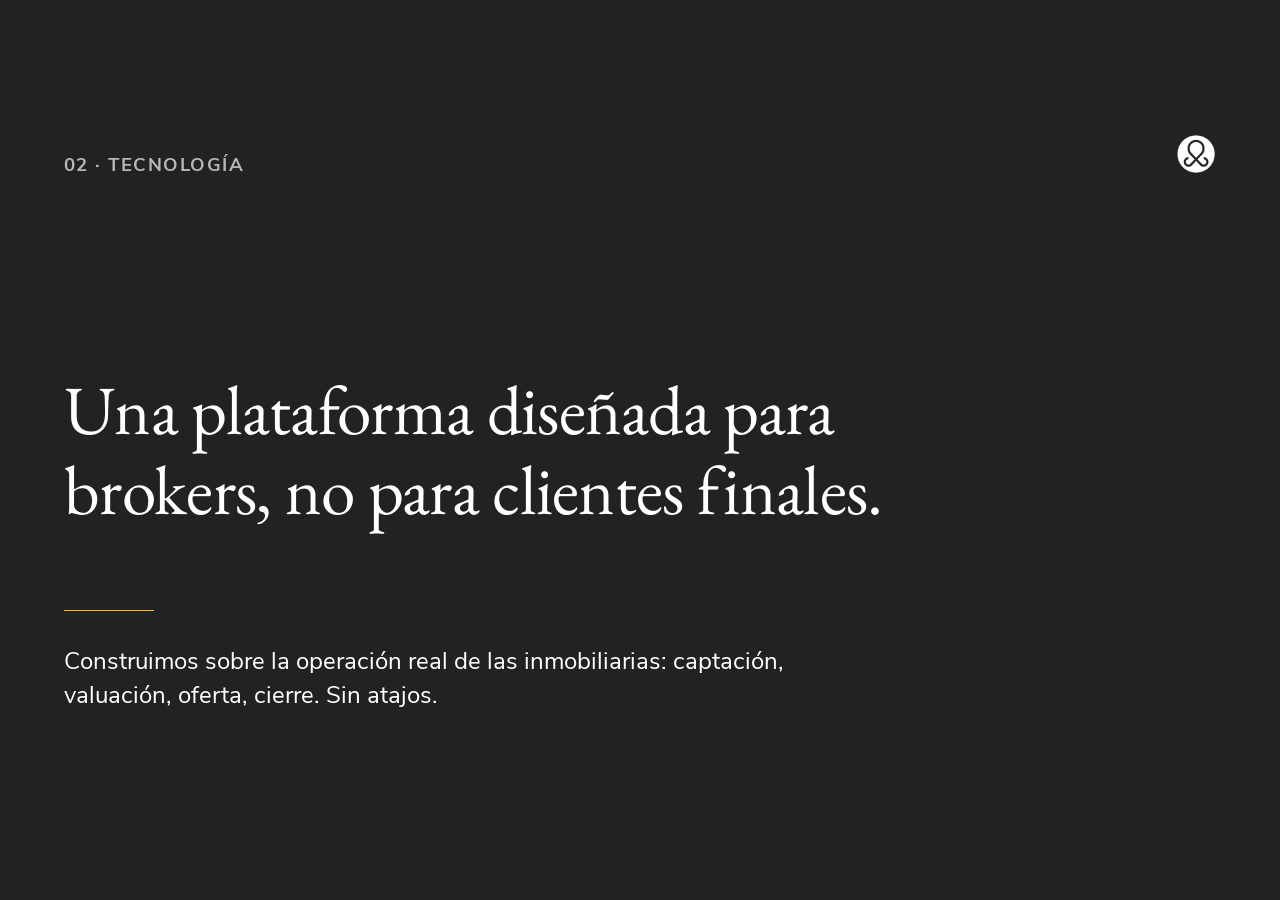
<file: slides/slide-A-section-divider.html>
<!doctype html>
<!-- @dsCard group="Slides" name="Slide A · Section Divider" subtitle="Layout A · apertura de sección, fondo dark, H1 + acento + símbolo blanco" viewport="1280x720" -->
<html lang="es">
<head>
<meta charset="utf-8">
<link rel="icon" href="../assets/favicon.png">
<title>Pulppo · Layout A — Section Divider</title>
<link rel="stylesheet" href="_slide.css">
<style>
  .slide--A .label {
    position: absolute; left: 64px; top: 64px;
    font: 700 14pt/1.2 var(--font-body);
    text-transform: uppercase; letter-spacing: 0.08em;
    color: var(--color-gray);
  }
  .slide--A .h1 {
    position: absolute; left: 64px; top: 280px; right: 280px;
    font: 400 52pt/1.15 var(--font-display);
    color: var(--text-on-dark);
    letter-spacing: -0.01em;
  }
  .slide--A .accent { position: absolute; left: 64px; top: 520px; width: 90px; }
  .slide--A .sub {
    position: absolute; left: 64px; top: 555px; right: 280px;
    font: 400 18pt/1.4 var(--font-body);
    color: var(--text-on-dark);
    max-width: 720px;
  }
</style>
</head>
<body>
<div class="stage">
  <div class="slide slide--dark slide--A">
    <div class="label">02 · Tecnología</div>
    <h1 class="h1">Una plataforma diseñada para brokers, no para clientes finales.</h1>
    <span class="accent"></span>
    <p class="sub">Construimos sobre la operación real de las inmobiliarias: captación, valuación, oferta, cierre. Sin atajos.</p>
    <img class="logo" src="../assets/pulppo-symbol-white.png" alt="">
  </div>
</div>
<script src="_fit.js"></script>
</body></html>
</file>
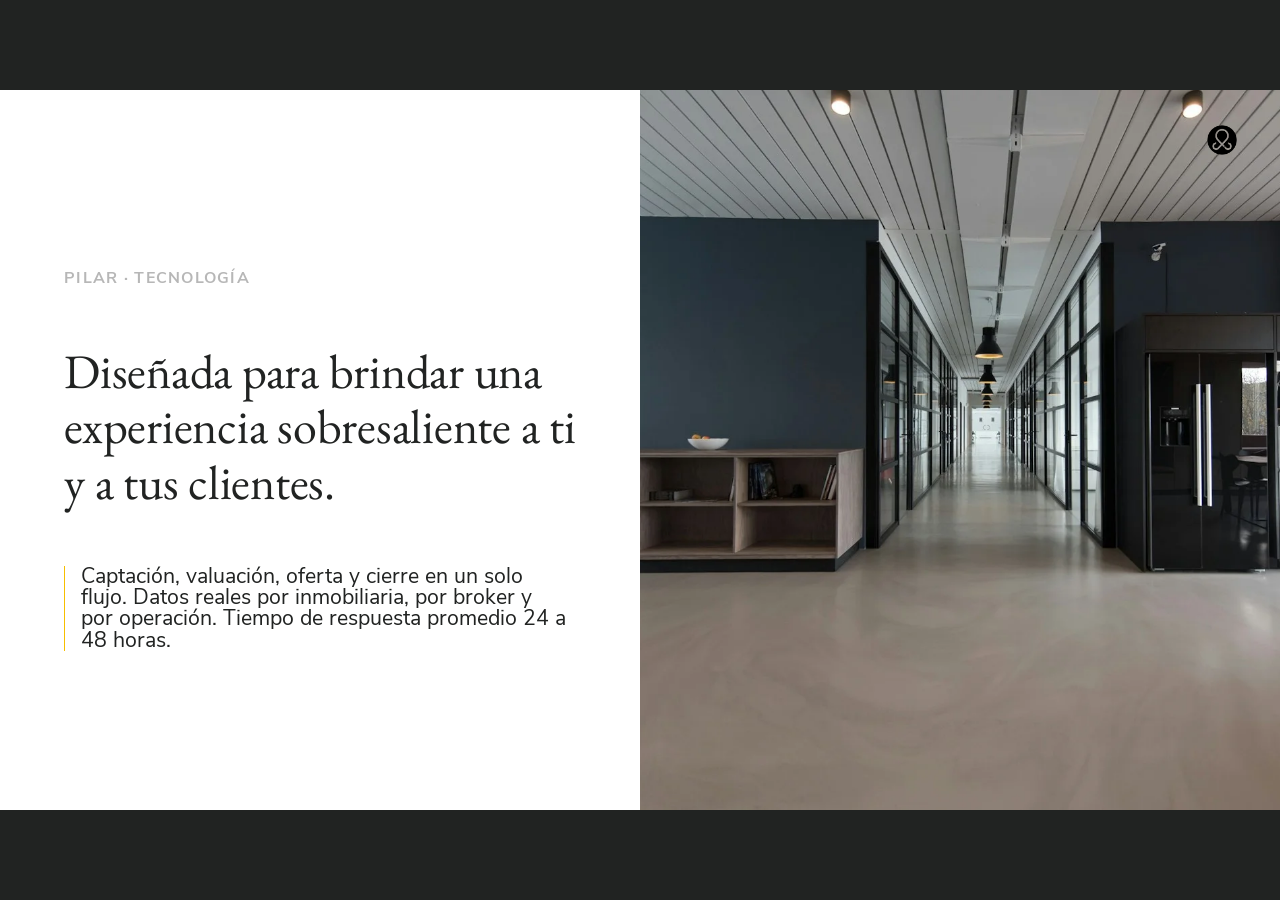
<file: slides/slide-B-title-body-foto.html>
<!doctype html>
<!-- @dsCard group="Slides" name="Slide B · Title + Body + Foto" subtitle="Layout B · el más usado · 50/50 vertical, foto derecha" viewport="1280x720" -->
<html lang="es">
<head>
<meta charset="utf-8">
<link rel="icon" href="../assets/favicon.png">
<title>Pulppo · Layout B — Title + Body + Foto</title>
<link rel="stylesheet" href="_slide.css">
<style>
  .slide--B { display: grid; grid-template-columns: 1fr 1fr; }
  .slide--B .content {
    padding: 84px 56px 64px 64px;
    display: flex; flex-direction: column;
    justify-content: center; gap: 56px;
  }
  .slide--B .tag {
    font: 700 12pt/1.2 var(--font-body);
    text-transform: uppercase; letter-spacing: 0.08em;
    color: var(--text-secondary);
  }
  .slide--B .h1 {
    font: 400 36pt/1.15 var(--font-display);
    color: var(--text-primary);
    margin: 0;
    letter-spacing: -0.005em;
  }
  .slide--B .body-row { display: grid; grid-template-columns: 1pt 1fr; gap: 16px; }
  .slide--B .body-row .accent-v { background: var(--accent); height: auto; }
  .slide--B .body-row p {
    font: 400 16pt/1.0 var(--font-body);
    color: var(--text-primary);
    margin: 0;
    text-wrap: pretty;
  }
  .slide--B .photo {
    background:
      linear-gradient(135deg, rgba(33,35,34,0.0) 0%, rgba(33,35,34,0.0) 100%),
      url('../assets/photos/office.webp') center/cover;
  }
  .slide--B .logo { top: 28px; right: 36px; width: 44px; height: 44px; }
</style>
</head>
<body>
<div class="stage">
  <div class="slide slide--B">
    <div class="content">
      <span class="tag">Pilar · Tecnología</span>
      <h1 class="h1">Diseñada para brindar una experiencia sobresaliente a ti y a tus clientes.</h1>
      <div class="body-row">
        <span class="accent-v"></span>
        <p>Captación, valuación, oferta y cierre en un solo flujo. Datos reales por inmobiliaria, por broker y por operación. Tiempo de respuesta promedio 24 a 48 horas.</p>
      </div>
    </div>
    <div class="photo"></div>
    <img class="logo" src="../assets/pulppo-symbol-black.png" alt="">
  </div>
</div>
<script src="_fit.js"></script>
</body></html>
</file>
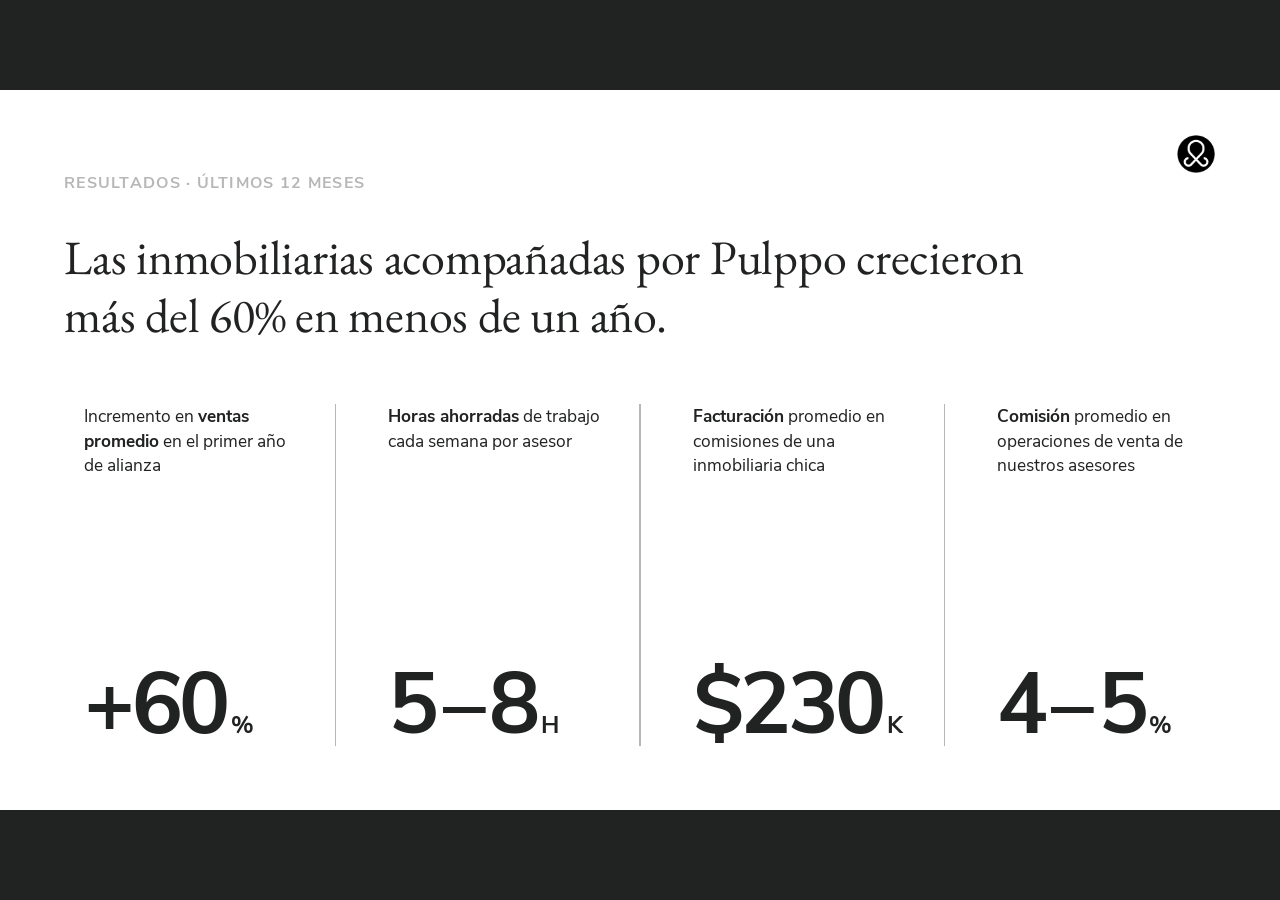
<file: slides/slide-C-stat-row.html>
<!doctype html>
<!-- @dsCard group="Slides" name="Slide C · Stat Row" subtitle="Layout C · 3–5 stats grandes con separadores neutrales" viewport="1280x720" -->
<html lang="es">
<head>
<meta charset="utf-8">
<link rel="icon" href="../assets/favicon.png">
<title>Pulppo · Layout C — Stat Row</title>
<link rel="stylesheet" href="_slide.css">
<style>
  .slide--C { padding: 84px 64px 64px; display: flex; flex-direction: column; gap: 36px; box-sizing: border-box; }
  .slide--C .tag { font: 700 12pt/1.2 var(--font-body); text-transform: uppercase; letter-spacing: 0.08em; color: var(--text-secondary); }
  .slide--C .h1 {
    font: 400 36pt/1.2 var(--font-display);
    color: var(--text-primary);
    margin: 0;
    max-width: 1050px;
    letter-spacing: -0.005em;
  }
  .slide--C .row {
    display: grid;
    grid-template-columns: 1fr 1pt 1fr 1pt 1fr 1pt 1fr;
    gap: 0 32px;
    flex: 1;
    margin-top: 24px;
  }
  .slide--C .col {
    display: flex;
    flex-direction: column;
    justify-content: space-between;
    padding-left: 20px;
    gap: 24px;
  }
  .slide--C .caption {
    font: 400 13pt/1.4 var(--font-body);
    color: var(--text-primary);
    max-width: 220px;
  }
  .slide--C .caption strong { font-weight: 700; }
  .slide--C .num {
    font: 700 64pt/0.95 var(--font-body);
    color: var(--text-primary);
    letter-spacing: -0.04em;
    display: inline-flex;
    align-items: baseline;
    white-space: nowrap;
  }
  .slide--C .num .unit {
    font: 400 22pt/1 var(--font-body);
    letter-spacing: -0.02em;
    margin-left: 2px;
  }
  .slide--C .num .unit-up {
    font: 700 18pt/1 var(--font-body);
    text-transform: uppercase;
    letter-spacing: 0.04em;
    margin-left: 4px;
  }
  .slide--C .num .dash { margin: 0 0.08em; }
  .slide--C .sep { background: var(--color-gray); align-self: stretch; }
</style>
</head>
<body>
<div class="stage">
  <div class="slide slide--C">
    <span class="tag">Resultados · últimos 12 meses</span>
    <h1 class="h1">Las inmobiliarias acompañadas por Pulppo crecieron<br>más del 60% en menos de un año.</h1>
    <div class="row">
      <div class="col">
        <div class="caption">Incremento en <strong>ventas promedio</strong> en el primer año de alianza</div>
        <div class="num">+60<span class="unit-up">%</span></div>
      </div>
      <div class="sep"></div>
      <div class="col">
        <div class="caption"><strong>Horas ahorradas</strong> de trabajo cada semana por asesor</div>
        <div class="num">5<span class="dash">–</span>8<span class="unit-up">h</span></div>
      </div>
      <div class="sep"></div>
      <div class="col">
        <div class="caption"><strong>Facturación</strong> promedio en comisiones de una inmobiliaria chica</div>
        <div class="num">$230<span class="unit-up">k</span></div>
      </div>
      <div class="sep"></div>
      <div class="col">
        <div class="caption"><strong>Comisión</strong> promedio en operaciones de venta de nuestros asesores</div>
        <div class="num">4<span class="dash">–</span>5<span class="unit-up">%</span></div>
      </div>
    </div>
    <img class="logo" src="../assets/pulppo-symbol-black.png" alt="">
  </div>
</div>
<script src="_fit.js"></script>
</body></html>
</file>
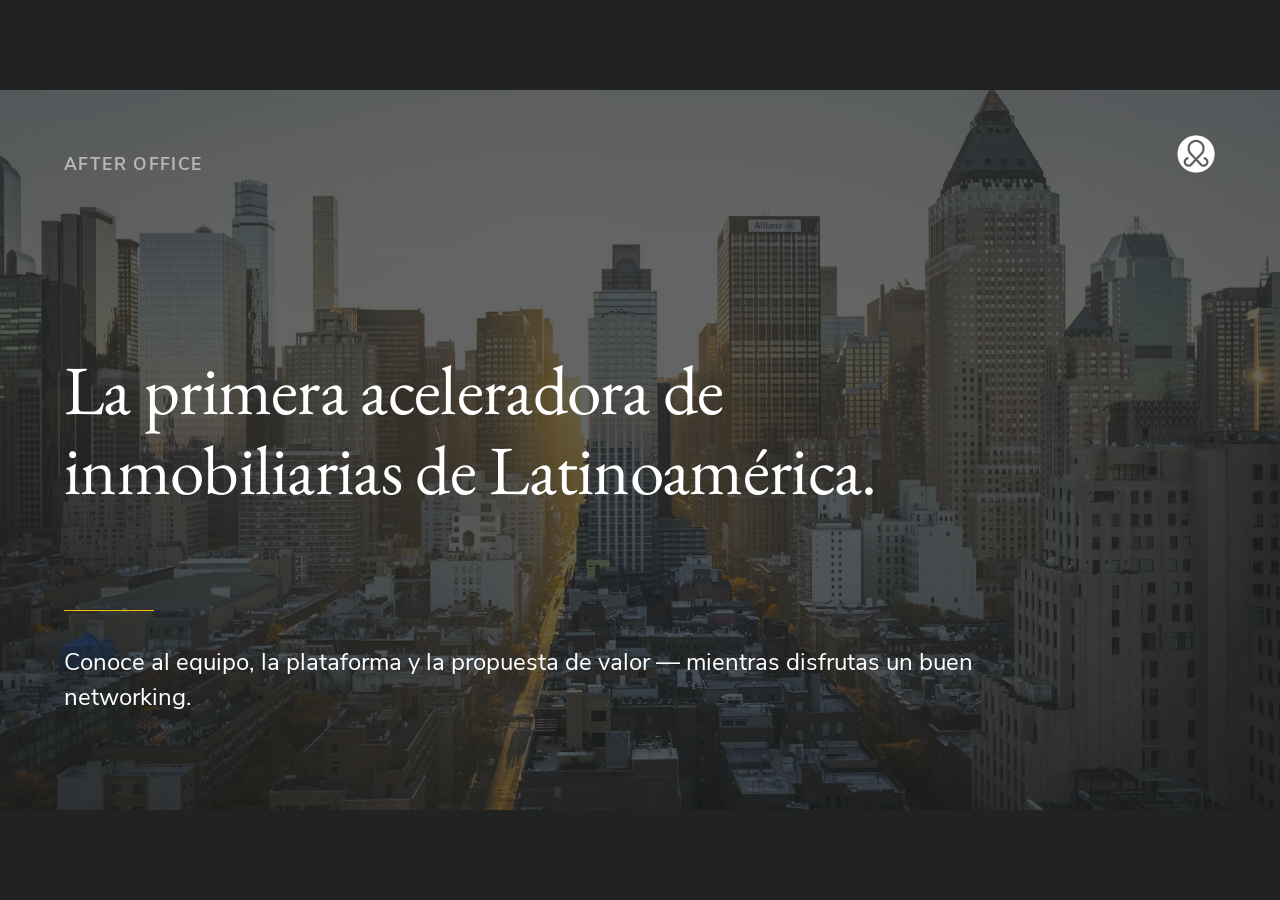
<file: slides/slide-E-hero-photo.html>
<!doctype html>
<!-- @dsCard group="Slides" name="Slide E · Hero Photo" subtitle="Layout E · foto full-bleed + overlay 70% + H1 blanco" viewport="1280x720" -->
<html lang="es">
<head>
<meta charset="utf-8">
<link rel="icon" href="../assets/favicon.png">
<title>Pulppo · Layout E — Hero Photo</title>
<link rel="stylesheet" href="_slide.css">
<style>
  .slide--E {
    background:
      linear-gradient(180deg, rgba(33,35,34,0.7) 0%, rgba(33,35,34,0.7) 100%),
      url('../assets/photos/skyline.webp') center/cover;
    color: var(--text-on-dark);
  }
  .slide--E .tag {
    position: absolute; left: 64px; top: 64px;
    font: 700 13pt/1.2 var(--font-body);
    text-transform: uppercase; letter-spacing: 0.08em;
    color: var(--color-gray);
  }
  .slide--E .h1 {
    position: absolute; left: 64px; top: 260px; right: 200px;
    font: 400 52pt/1.15 var(--font-display);
    color: var(--text-on-dark);
    letter-spacing: -0.01em;
    margin: 0;
    text-wrap: balance;
  }
  .slide--E .accent { position: absolute; left: 64px; top: 520px; width: 90px; }
  .slide--E .sub {
    position: absolute; left: 64px; top: 555px; right: 280px;
    font: 400 18pt/1.45 var(--font-body);
    color: var(--text-on-dark);
    margin: 0;
  }
</style>
</head>
<body>
<div class="stage">
  <div class="slide slide--E">
    <span class="tag">After Office</span>
    <h1 class="h1">La primera aceleradora de inmobiliarias de Latinoamérica.</h1>
    <span class="accent"></span>
    <p class="sub">Conoce al equipo, la plataforma y la propuesta de valor — mientras disfrutas un buen networking.</p>
    <img class="logo" src="../assets/pulppo-symbol-white.png" alt="">
  </div>
</div>
<script src="_fit.js"></script>
</body></html>
</file>
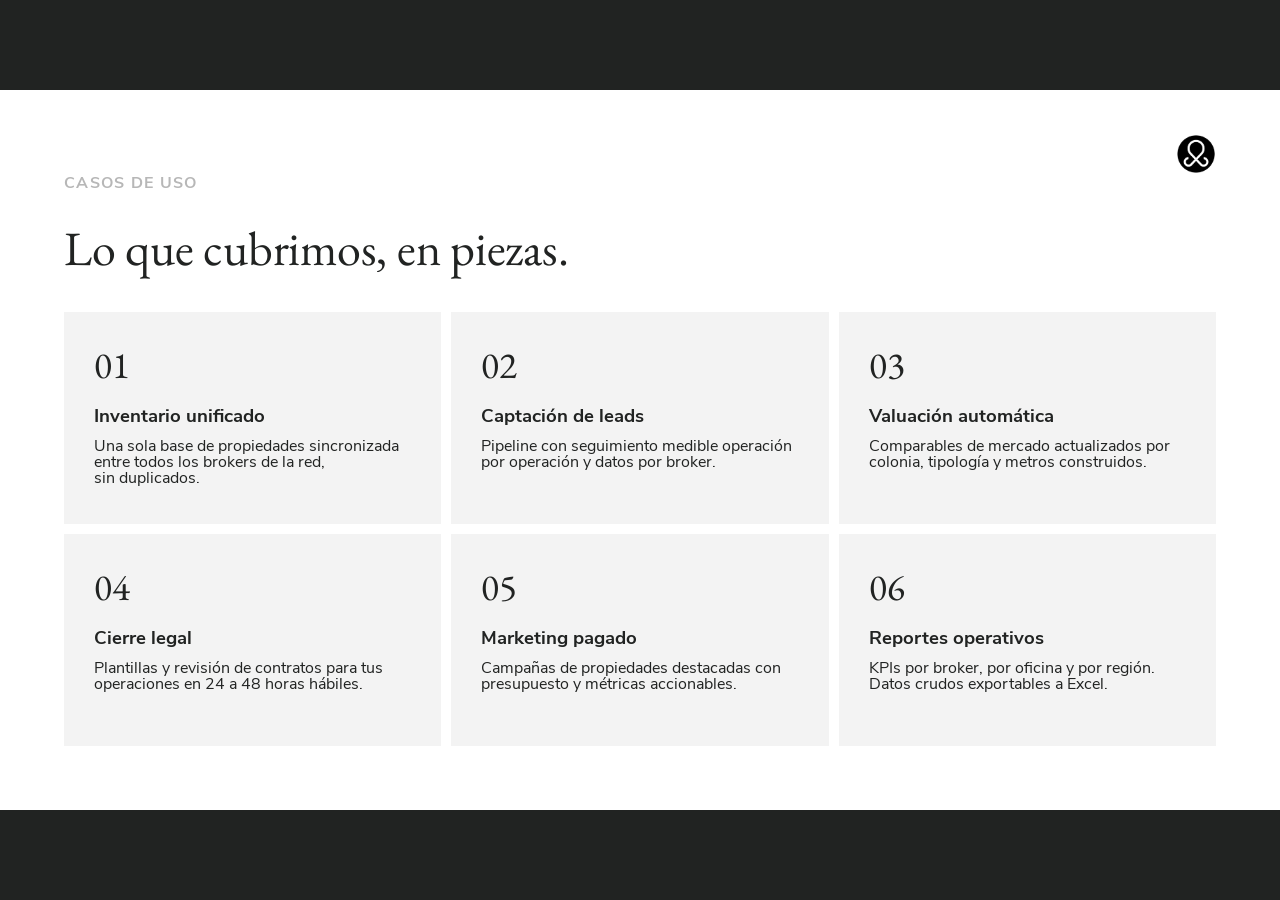
<file: slides/slide-F-card-grid.html>
<!doctype html>
<!-- @dsCard group="Slides" name="Slide F · Card Grid" subtitle="Layout F · 3×2 cards en light-gray, gap 0.10'" viewport="1280x720" -->
<html lang="es">
<head>
<meta charset="utf-8">
<link rel="icon" href="../assets/favicon.png">
<title>Pulppo · Layout F — Card Grid</title>
<link rel="stylesheet" href="_slide.css">
<style>
  .slide--F { padding: 84px 64px 64px; display: flex; flex-direction: column; gap: 28px; box-sizing: border-box; }
  .slide--F .tag { font: 700 12pt/1.2 var(--font-body); text-transform: uppercase; letter-spacing: 0.08em; color: var(--text-secondary); }
  .slide--F .h1 { font: 400 36pt/1.15 var(--font-display); color: var(--text-primary); margin: 0; max-width: 900px; letter-spacing: -0.005em; }
  .slide--F .grid { display: grid; grid-template-columns: 1fr 1fr 1fr; grid-template-rows: 1fr 1fr; gap: 10px; flex: 1; margin-top: 8px; }
  .slide--F .ck { background: var(--surface-card); padding: 32px 30px 30px; display: flex; flex-direction: column; }
  .slide--F .ck .num { font: 400 28pt/1.1 var(--font-display); color: var(--text-primary); margin-bottom: 20px; }
  .slide--F .ck h3 { font: 700 14pt/1.2 var(--font-body); margin: 0 0 10px; color: var(--text-primary); }
  .slide--F .ck p  { font: 400 12pt/1.0 var(--font-body); margin: 0; color: var(--text-primary); text-wrap: pretty; }
</style>
</head>
<body>
<div class="stage">
  <div class="slide slide--F">
    <span class="tag">Casos de uso</span>
    <h1 class="h1">Lo que cubrimos, en piezas.</h1>
    <div class="grid">
      <div class="ck"><span class="num">01</span><h3>Inventario unificado</h3><p>Una sola base de propiedades sincronizada entre todos los brokers de la red, sin duplicados.</p></div>
      <div class="ck"><span class="num">02</span><h3>Captación de leads</h3><p>Pipeline con seguimiento medible operación por operación y datos por broker.</p></div>
      <div class="ck"><span class="num">03</span><h3>Valuación automática</h3><p>Comparables de mercado actualizados por colonia, tipología y metros construidos.</p></div>
      <div class="ck"><span class="num">04</span><h3>Cierre legal</h3><p>Plantillas y revisión de contratos para tus operaciones en 24 a 48 horas hábiles.</p></div>
      <div class="ck"><span class="num">05</span><h3>Marketing pagado</h3><p>Campañas de propiedades destacadas con presupuesto y métricas accionables.</p></div>
      <div class="ck"><span class="num">06</span><h3>Reportes operativos</h3><p>KPIs por broker, por oficina y por región. Datos crudos exportables a Excel.</p></div>
    </div>
    <img class="logo" src="../assets/pulppo-symbol-black.png" alt="">
  </div>
</div>
<script src="_fit.js"></script>
</body></html>
</file>
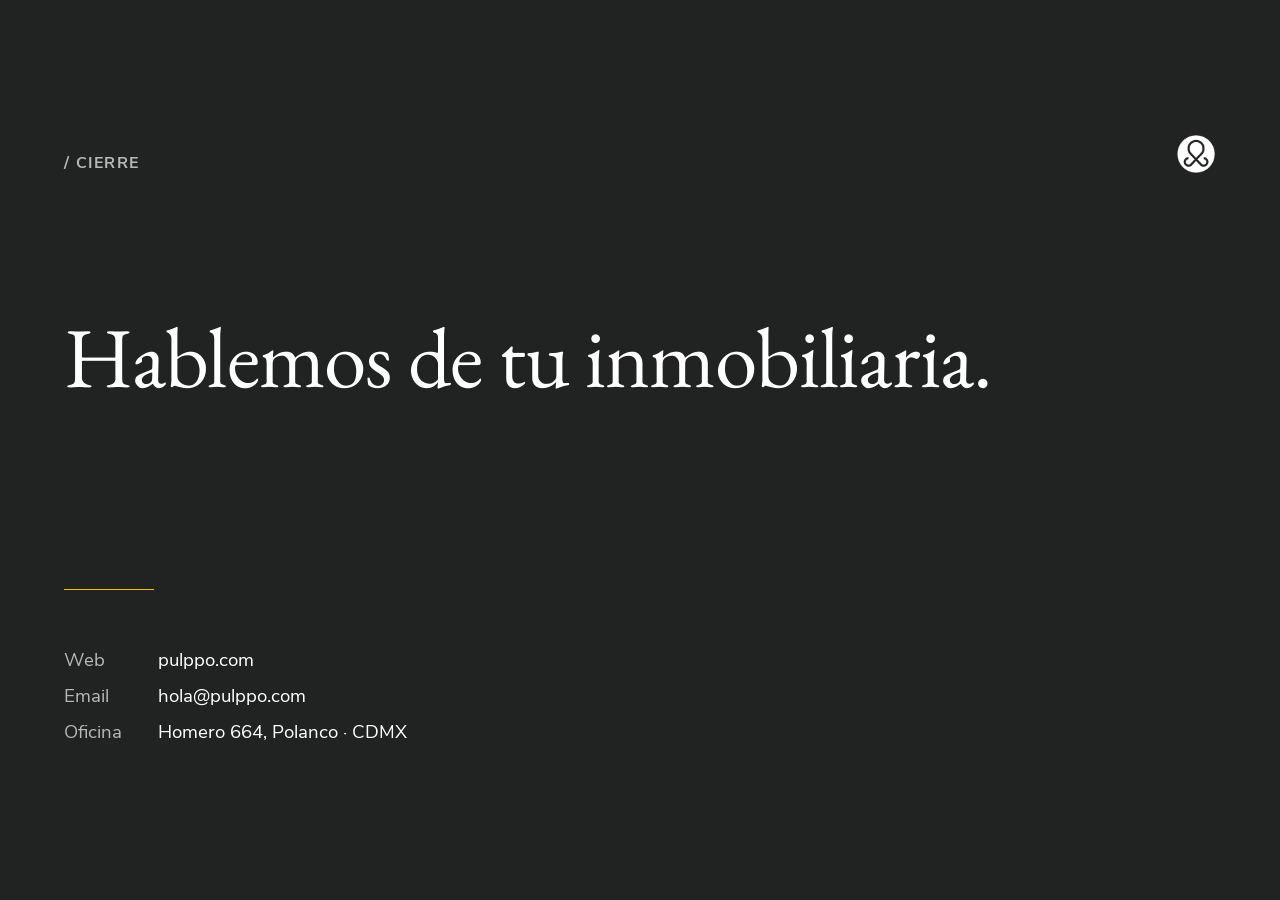
<file: slides/slide-G-closing-dark.html>
<!doctype html>
<!-- @dsCard group="Slides" name="Slide G · Closing Dark" subtitle="Layout G · cierre dark con datos de contacto" viewport="1280x720" -->
<html lang="es">
<head>
<meta charset="utf-8">
<link rel="icon" href="../assets/favicon.png">
<title>Pulppo · Layout G — Closing Dark</title>
<link rel="stylesheet" href="_slide.css">
<style>
  .slide--G { background: var(--surface-dark); color: var(--text-on-dark); }
  .slide--G .label {
    position: absolute; left: 64px; top: 64px;
    font: 700 12pt/1.2 var(--font-body);
    text-transform: uppercase; letter-spacing: 0.08em;
    color: var(--color-gray);
  }
  .slide--G .h1 {
    position: absolute; left: 64px; top: 220px; right: 280px;
    font: 400 64pt/1.1 var(--font-display);
    color: var(--text-on-dark);
    margin: 0;
    letter-spacing: -0.01em;
  }
  .slide--G .accent { position: absolute; left: 64px; bottom: 220px; width: 90px; }
  .slide--G .contact {
    position: absolute; left: 64px; bottom: 64px;
    display: grid; grid-template-columns: auto auto; gap: 8px 36px;
    font: 400 14pt/1.5 var(--font-body);
    color: var(--text-on-dark);
  }
  .slide--G .contact .k { color: var(--color-gray); font-weight: 400; }
</style>
</head>
<body>
<div class="stage">
  <div class="slide slide--G">
    <div class="label">/ Cierre</div>
    <h1 class="h1">Hablemos de tu inmobiliaria.</h1>
    <span class="accent"></span>
    <div class="contact">
      <span class="k">Web</span><span>pulppo.com</span>
      <span class="k">Email</span><span>hola@pulppo.com</span>
      <span class="k">Oficina</span><span>Homero 664, Polanco · CDMX</span>
    </div>
    <img class="logo" src="../assets/pulppo-symbol-white.png" alt="">
  </div>
</div>
<script src="_fit.js"></script>
</body></html>
</file>
<file: colors_and_type.css>
/* ============================================================
   Pulppo Design System — colors & type tokens
   Fuente única de verdad: DESIGN.md (mantener sincronizado).

   Sistema de dos capas:
     1. PRIMITIVOS — valores físicos (hex, hsl, ttf weights)
     2. SEMÁNTICOS — intención de uso (text-primary, surface-card…)

   Reglas duras:
     · Solo 7 colores oficiales.
     · Headings SIEMPRE Heldane Text Regular (EB Garamond como fallback).
     · Nunca itálica, nunca bold para headings.
     · Sin sombras de ningún tipo en ningún elemento.
     · Tamaños enteros, nunca decimales.
   ============================================================ */

/* EB Garamond · fallback documentado de Heldane (Google Fonts, OFL) */
@import url("https://fonts.googleapis.com/css2?family=EB+Garamond:ital,wght@0,400;1,400&display=swap");

/* ------------------------------------------------------------
   @font-face — fuentes oficiales
   Heldane Text NO se publica (licencia Klim). Se usa sólo si ya
   está instalada en el equipo; el resto cae a EB Garamond.
   ------------------------------------------------------------ */

@font-face {
  font-family: "Heldane Text";
  src: local("Heldane Text"), local("HeldaneText-Regular");
  font-weight: 400;
  font-style: normal;
  font-display: swap;
}

/* Nunito Sans · body / tags / captions */
@font-face {
  font-family: "Nunito Sans";
  src: url("fonts/NunitoSans-Light.ttf") format("truetype");
  font-weight: 300;
  font-style: normal;
  font-display: swap;
}

@font-face {
  font-family: "Nunito Sans";
  src: url("fonts/NunitoSans-Regular.ttf") format("truetype");
  font-weight: 400;
  font-style: normal;
  font-display: swap;
}

@font-face {
  font-family: "Nunito Sans";
  src: url("fonts/NunitoSans-Bold.ttf") format("truetype");
  font-weight: 700;
  font-style: normal;
  font-display: swap;
}

/* ------------------------------------------------------------
   TOKENS PRIMITIVOS
   ------------------------------------------------------------ */

:root {
  /* --- Color · 7 oficiales --- */
  --color-soft-black: #212322;
  --color-white:      #FFFFFF;
  --color-yellow:     #F6BE00;
  --color-gray:       #B7B7B7;
  --color-light-gray: #F3F3F3;
  --color-red:        #A52003;
  --color-sea-green:  #529999;

  /* --- Familias tipográficas ---
     Heldane Text es la fuente oficial. EB Garamond es el fallback
     documentado (Google Fonts) cuando Heldane no está disponible. */
  --font-display: "Heldane Text", "EB Garamond", Georgia, serif;
  --font-body:    "Nunito Sans", system-ui, -apple-system, "Segoe UI", sans-serif;

  /* --- Pesos --- */
  --weight-light:   300;
  --weight-regular: 400;
  --weight-bold:    700;

  /* --- Tamaños · enteros, nunca decimales ---
     Sistema nativo en puntos (1pt ≈ 1.333px en pantalla a 96dpi).
     Se exponen tanto las variables en pt (origen) como en px (uso digital). */
  --size-9:  9pt;   /* ≈ 12px */
  --size-11: 11pt;  /* ≈ 15px */
  --size-12: 12pt;  /* ≈ 16px */
  --size-20: 20pt;  /* ≈ 27px */
  --size-28: 28pt;  /* ≈ 37px */
  --size-40: 40pt;  /* ≈ 53px */
  --size-56: 56pt;  /* ≈ 75px — sólo Stat Row */

  --leading-headings: 1.2;
  --leading-body:     1.4;

  /* --- Spacing · valores observados (no escala) --- */
  --space-edge:        0.5in;   /* margen mínimo desde borde de pieza */
  --space-card-gap:    0.10in;  /* gap entre cards en Card Grid */
  --space-logo-margin: 0.4in;   /* margen logo símbolo, formatos no-slide */
  --logo-size:         0.5in;   /* tamaño logo símbolo en slide 16:9 */
  --line-accent:       1pt;     /* línea acento amarilla */
  --line-divider:      1pt;     /* divider neutral */
  --line-axis:         0.5pt;   /* ejes y grids de gráficas */
  --icon-size:         32px;    /* iconos en Icon List */
  --icon-stroke:       1.5pt;
}

/* ------------------------------------------------------------
   TOKENS SEMÁNTICOS
   ------------------------------------------------------------ */

:root {
  /* --- Texto --- */
  --text-primary:   var(--color-soft-black);
  --text-on-dark:   var(--color-white);
  --text-secondary: var(--color-gray);

  /* --- Superficies --- */
  --surface-default: var(--color-white);
  --surface-dark:    var(--color-soft-black);
  --surface-card:    var(--color-light-gray);

  /* --- Acento (máx 10% superficie) --- */
  --accent: var(--color-yellow);

  /* --- Divisores --- */
  --divider-accent:  var(--color-yellow);
  --divider-neutral: var(--color-gray);

  /* --- Feedback funcional · NUNCA decorativo --- */
  --feedback-success: var(--color-sea-green);
  --feedback-error:   var(--color-red);

  /* --- Iconos --- */
  --icon-default: var(--color-soft-black);
  --icon-on-dark: var(--color-white);

  /* --- Overlay sobre fotografía --- */
  --overlay-dark-70: rgba(33, 35, 34, 0.7);
}

/* ------------------------------------------------------------
   TIPOGRAFÍA SEMÁNTICA — utility classes
   Usar como `class="h1"` o `class="body"` etc.
   Headings SIEMPRE Regular. Nunca subir a Bold para "verse fuerte" —
   subir tamaño en su lugar.
   ------------------------------------------------------------ */

.h1, h1 {
  font: var(--weight-regular) var(--size-40) / var(--leading-headings) var(--font-display);
  color: var(--text-primary);
  margin: 0;
  letter-spacing: 0;
}

.h2, h2 {
  font: var(--weight-regular) var(--size-28) / var(--leading-headings) var(--font-display);
  color: var(--text-primary);
  margin: 0;
}

.h3, h3 {
  font: var(--weight-regular) var(--size-20) / var(--leading-headings) var(--font-display);
  color: var(--text-primary);
  margin: 0;
}

.stat {
  font: var(--weight-regular) var(--size-56) / var(--leading-headings) var(--font-display);
  color: var(--text-primary);
}

.tag, .eyebrow {
  font: var(--weight-bold) var(--size-11) / var(--leading-headings) var(--font-body);
  text-transform: uppercase;
  letter-spacing: 0.06em;
  color: var(--text-primary);
}

.body, p {
  font: var(--weight-regular) var(--size-12) / var(--leading-body) var(--font-body);
  color: var(--text-primary);
  margin: 0;
}

.body-list {
  font: var(--weight-regular) var(--size-11) / var(--leading-body) var(--font-body);
  color: var(--text-primary);
}

.caption {
  font: var(--weight-light) var(--size-9) / var(--leading-body) var(--font-body);
  color: var(--text-secondary);
}

/* ------------------------------------------------------------
   RESETS BÁSICOS — sin sombras NUNCA
   ------------------------------------------------------------ */

* {
  box-shadow: none !important;
  text-shadow: none !important;
}

body {
  background: var(--surface-default);
  color: var(--text-primary);
  font: var(--weight-regular) var(--size-12) / var(--leading-body) var(--font-body);
  margin: 0;
}
</file>
<file: styles.css>
/* ============================================================
   Pulppo Brand Center — capa de sitio
   Se apoya en colors_and_type.css. No redefine tokens ni colores:
   todo color sale de las variables semánticas del sistema.
   Sin sombras, sin radius, sin efectos de profundidad.
   ============================================================ */

/* ---------- Base de sitio ---------- */

*,
*::before,
*::after {
  box-sizing: border-box;
}

html {
  -webkit-text-size-adjust: 100%;
}

body {
  background: var(--surface-default);
}

img {
  display: block;
  max-width: 100%;
  height: auto;
}

a {
  color: inherit;
  text-decoration-thickness: 1pt;
  text-underline-offset: 3px;
}

ul, ol, dl, dd, dt, figure, pre {
  margin: 0;
}

ul, ol {
  padding: 0;
}

code {
  font: var(--weight-regular) var(--size-11) / 1.4 var(--font-body);
  color: var(--text-primary);
  background: var(--surface-card);
  padding: 2px 5px;
}

hr {
  border: 0;
  border-top: var(--line-divider) solid var(--divider-neutral);
}

::selection {
  background: var(--color-yellow);
  color: var(--text-primary);
}

:focus-visible {
  outline: 2px solid var(--text-primary);
  outline-offset: 3px;
}

.hero :focus-visible,
.dark-chapter :focus-visible {
  outline-color: var(--text-on-dark);
}

.skip {
  position: absolute;
  top: -100px;
  left: 16px;
  z-index: 100;
  background: var(--surface-default);
  color: var(--text-primary);
  padding: 12px 16px;
  font: var(--weight-bold) var(--size-11) / 1.2 var(--font-body);
}

.skip:focus {
  top: 16px;
}

.shell {
  display: grid;
  grid-template-columns: 264px minmax(0, 1fr);
}

main {
  min-width: 0;
}

.wrap {
  max-width: 1120px;
  margin: 0 auto;
  padding-inline: 64px;
}

/* ---------- Rail / navegación ---------- */

.rail {
  position: sticky;
  top: 0;
  align-self: start;
  height: 100svh;
  display: flex;
  flex-direction: column;
  gap: 28px;
  padding: 32px 24px;
  border-right: var(--line-divider) solid var(--divider-neutral);
  background: var(--surface-default);
  overflow-y: auto;
}

.brand {
  display: block;
  width: 104px;
  text-decoration: none;
}

.nav {
  display: flex;
  flex-direction: column;
}

.nav a {
  display: flex;
  align-items: baseline;
  gap: 8px;
  padding: 6px 0 6px 12px;
  border-left: var(--line-divider) solid transparent;
  font: var(--weight-regular) var(--size-11) / 1.3 var(--font-body);
  text-decoration: none;
}

.nav a:hover {
  text-decoration: underline;
  text-underline-offset: 4px;
}

.nav a[aria-current="true"] {
  border-left-color: var(--divider-accent);
  font-weight: var(--weight-bold);
}

.nav .n {
  width: 2.2ch;
  flex: none;
  color: var(--text-secondary);
  font-size: var(--size-9);
}

.rail-foot {
  margin-top: auto;
  font: var(--weight-light) var(--size-9) / 1.4 var(--font-body);
  color: var(--text-primary);
}

/* ---------- Hero ---------- */

.hero {
  position: relative;
  min-height: 100svh;
  display: flex;
  align-items: flex-end;
  color: var(--text-on-dark);
  background:
    linear-gradient(180deg,
      rgba(33, 35, 34, 0.50) 0%,
      rgba(33, 35, 34, 0.72) 45%,
      rgba(33, 35, 34, 0.94) 100%),
    url("assets/photos/skyline.webp") center / cover no-repeat;
}

.hero-symbol {
  position: absolute;
  top: 40px;
  right: 40px;
  width: 64px;
  height: 64px;
}

.hero-body {
  width: 100%;
  max-width: 1120px;
  margin: 0 auto;
  padding: 0 64px 64px;
}

.hero .tag {
  color: var(--text-on-dark);
}

.hero h1 {
  max-width: 820px;
  margin-top: 16px;
  color: var(--text-on-dark);
}

.hero-lede {
  max-width: 600px;
  margin-top: 24px;
  color: var(--text-on-dark);
}

.hero .accent-line {
  margin: 28px 0;
}

.hero-actions {
  display: flex;
  flex-wrap: wrap;
  align-items: center;
  gap: 24px;
  margin-top: 32px;
}

.btn {
  display: inline-block;
  background: var(--surface-default);
  color: var(--text-primary);
  padding: 14px 24px;
  font: var(--weight-bold) var(--size-12) / 1.2 var(--font-body);
  text-decoration: none;
}

.btn:hover {
  opacity: 0.85;
}

.btn:active {
  opacity: 0.7;
}

.link-on-dark {
  color: var(--text-on-dark);
}

.hero-facts {
  display: flex;
  flex-wrap: wrap;
  gap: 16px 48px;
  margin-top: 48px;
  padding-top: 24px;
  max-width: 640px;
  border-top: 1px solid rgba(255, 255, 255, 0.25);
}

.hero-facts dt {
  font: var(--weight-bold) var(--size-9) / 1.2 var(--font-body);
  text-transform: uppercase;
  letter-spacing: 0.06em;
  color: rgba(255, 255, 255, 0.75);
}

.hero-facts dd {
  font: var(--weight-regular) var(--size-28) / 1.2 var(--font-display);
  color: var(--text-on-dark);
}

/* ---------- Capítulos ---------- */

.chapter {
  padding: 112px 0;
  border-top: var(--line-divider) solid var(--divider-neutral);
}

.chapter-head {
  max-width: 900px;
  margin-bottom: 72px;
}

.chapter-title {
  font: var(--weight-regular) var(--size-40) / var(--leading-headings) var(--font-display);
  color: var(--text-primary);
  margin-top: 16px;
}

.lede {
  max-width: 640px;
  margin-top: 24px;
}

.chapter-head .accent-line {
  margin-top: 32px;
}

.block {
  margin-top: 72px;
}

.block > .tag {
  margin-bottom: 8px;
}

.block > h3 {
  margin-bottom: 16px;
}

.block p + p {
  margin-top: 16px;
}

.body-col {
  max-width: 620px;
  margin-top: 16px;
}

.note {
  max-width: 620px;
  margin-top: 16px;
  font: var(--weight-regular) var(--size-11) / 1.4 var(--font-body);
  color: var(--text-primary);
}

.note a {
  color: var(--text-primary);
}

.accent-line {
  display: block;
  width: 96px;
  height: var(--line-accent);
  background: var(--divider-accent);
}

.two-col {
  display: grid;
  grid-template-columns: 1fr 1fr;
  gap: 64px;
}

.grid-3 {
  display: grid;
  grid-template-columns: repeat(3, 1fr);
  gap: 32px;
}

/* ---------- Índice ---------- */

.index-grid {
  display: grid;
  grid-template-columns: repeat(3, 1fr);
  gap: 0 32px;
}

.index-card {
  display: block;
  padding: 20px 0 28px;
  border-top: var(--line-divider) solid var(--divider-neutral);
  text-decoration: none;
}

.index-card .n {
  font: var(--weight-regular) var(--size-9) / 1.2 var(--font-body);
  color: var(--text-primary);
}

.index-card h3 {
  margin: 8px 0 6px;
}

.index-card p {
  font: var(--weight-regular) var(--size-11) / 1.4 var(--font-body);
  color: var(--text-primary);
}

.index-card:hover {
  border-top-color: var(--text-primary);
}

.index-card:hover h3 {
  text-decoration: underline;
  text-decoration-thickness: 1pt;
  text-underline-offset: 4px;
}

/* ---------- Listas de reglas ---------- */

.rules-list {
  list-style: none;
  max-width: 620px;
}

.rules-list li {
  padding: 12px 0;
  border-top: var(--line-divider) solid var(--divider-neutral);
  font: var(--weight-regular) var(--size-11) / 1.5 var(--font-body);
  color: var(--text-primary);
}

.rules-list li:last-child {
  border-bottom: var(--line-divider) solid var(--divider-neutral);
}

.rules-list strong {
  font-weight: var(--weight-bold);
}

.pillars {
  display: grid;
  grid-template-columns: 1fr 1fr;
  gap: 0 64px;
  list-style: none;
}

.pillars li {
  display: grid;
  grid-template-columns: 32px 1fr;
  gap: 16px;
  padding: 24px 0;
  border-top: var(--line-divider) solid var(--divider-neutral);
}

.pillars svg {
  width: var(--icon-size);
  height: var(--icon-size);
  color: var(--icon-default);
}

.pillars li p {
  max-width: 380px;
}

.pillars .tag {
  margin-bottom: 6px;
}

/* ---------- Stats ---------- */

.stat-row {
  display: grid;
  grid-template-columns: repeat(auto-fit, minmax(160px, 1fr));
  margin-top: 16px;
}

.stat {
  padding: 16px 24px 16px 0;
}

.stat + .stat {
  border-left: var(--line-divider) solid var(--divider-neutral);
  padding-left: 24px;
}

.stat-num {
  font: var(--weight-regular) var(--size-56) / var(--leading-headings) var(--font-display);
  color: var(--text-primary);
}

.stat-num .dash {
  margin: 0 0.06em;
}

.stat-cap {
  max-width: 180px;
  margin-top: 8px;
  font: var(--weight-regular) var(--size-11) / 1.4 var(--font-body);
  color: var(--text-primary);
}

/* ---------- Logo ---------- */

.logo-grid {
  display: grid;
  grid-template-columns: repeat(2, 1fr);
  gap: 16px;
}

.logo-cell {
  display: grid;
  place-items: center;
  min-height: 160px;
  padding: 40px;
  border: 1pt solid var(--divider-neutral);
  background: var(--surface-default);
}

.logo-cell.dark {
  background: var(--surface-dark);
  border-color: var(--surface-dark);
}

.logo-cell img {
  width: auto;
  max-width: 100%;
  max-height: 64px;
  object-fit: contain;
}

.logo-cell img.sym {
  max-width: 56px;
  max-height: 56px;
}

/* ---------- Descargas / enlaces de recurso ---------- */

.res-grid {
  display: grid;
  grid-template-columns: 1fr 1fr;
  gap: 0 64px;
  margin-top: 16px;
}

.res-link {
  display: flex;
  align-items: baseline;
  justify-content: space-between;
  gap: 16px;
  padding: 14px 0;
  border-top: var(--line-divider) solid var(--divider-neutral);
  font: var(--weight-regular) var(--size-11) / 1.4 var(--font-body);
  text-decoration: none;
}

.res-link:hover {
  border-top-color: var(--text-primary);
  text-decoration: underline;
  text-underline-offset: 4px;
}

.res-link span {
  flex: none;
  font: var(--weight-bold) var(--size-9) / 1.2 var(--font-body);
  text-transform: uppercase;
  letter-spacing: 0.06em;
  color: var(--text-primary);
}

/* ---------- Swatches ---------- */

.swatches {
  display: grid;
  grid-template-columns: repeat(4, 1fr);
  gap: 32px 24px;
  list-style: none;
}

.swatch {
  display: flex;
  flex-direction: column;
  gap: 4px;
  padding-top: 12px;
  border-top: var(--line-divider) solid var(--divider-neutral);
}

.chip {
  display: block;
  height: 110px;
  background: var(--c);
  border: 1pt solid var(--divider-neutral);
}

.swatch strong {
  margin-top: 8px;
  font: var(--weight-bold) var(--size-11) / 1.4 var(--font-body);
}

.copy {
  align-self: flex-start;
  padding: 0;
  border: 0;
  background: none;
  font: var(--weight-regular) var(--size-11) / 1.4 var(--font-body);
  color: var(--text-primary);
  text-decoration: underline;
  text-underline-offset: 3px;
  cursor: pointer;
}

.copy:hover {
  opacity: 0.7;
}

.copy.copied {
  color: var(--feedback-success);
  text-decoration: none;
}

.swatch code {
  background: none;
  padding: 0;
  font-size: var(--size-9);
  color: var(--text-primary);
}

.rule-card {
  padding-top: 16px;
  border-top: var(--line-divider) solid var(--divider-neutral);
}

.rule-card h3 {
  margin-bottom: 8px;
}

.rule-card p {
  font: var(--weight-regular) var(--size-11) / 1.5 var(--font-body);
}

/* ---------- Tablas ---------- */

.table-scroll {
  margin-top: 16px;
  overflow-x: auto;
}

.token-table {
  width: 100%;
  min-width: 560px;
  border-collapse: collapse;
  text-align: left;
}

.token-table th {
  padding: 0 16px 10px 0;
  border-bottom: 1pt solid var(--text-primary);
  font: var(--weight-bold) var(--size-9) / 1.2 var(--font-body);
  text-transform: uppercase;
  letter-spacing: 0.06em;
  color: var(--text-primary);
}

.token-table td {
  padding: 12px 16px 12px 0;
  border-bottom: var(--line-divider) solid var(--divider-neutral);
  font: var(--weight-regular) var(--size-11) / 1.4 var(--font-body);
  color: var(--text-primary);
  vertical-align: top;
}

.token-table code {
  background: none;
  padding: 0;
}

.voice-table td:first-child {
  color: var(--feedback-error);
}

/* ---------- Do / Don't ---------- */

.compare {
  display: grid;
  grid-template-columns: 1fr 1fr;
  gap: 24px;
  margin-top: 16px;
}

.panel {
  padding: 24px;
  background: var(--surface-card);
}

.verdict {
  font: var(--weight-bold) var(--size-9) / 1.2 var(--font-body);
  text-transform: uppercase;
  letter-spacing: 0.06em;
  margin-bottom: 16px;
}

.verdict.ok {
  color: var(--feedback-success);
}

.verdict.bad {
  color: var(--feedback-error);
}

.demo-accent {
  padding: 8px 0;
}

.demo-accent .accent-line {
  margin-bottom: 16px;
}

.demo-block-yellow {
  max-width: 300px;
  padding: 20px;
  background: var(--color-yellow);
}

.bold-demo {
  font-weight: var(--weight-bold);
}

/* ---------- Tipografía ---------- */

.family-grid {
  display: grid;
  grid-template-columns: 1fr 1fr;
  gap: 24px;
}

.family-card {
  padding-top: 16px;
  border-top: var(--line-divider) solid var(--divider-neutral);
}

.family-aa {
  font: var(--weight-regular) var(--size-56) / 1 var(--font-body);
  margin-bottom: 16px;
}

.family-aa.serif {
  font-family: var(--font-display);
}

.family-card h3 {
  margin-bottom: 8px;
}

.family-role {
  margin-bottom: 12px;
  font: var(--weight-regular) var(--size-11) / 1.4 var(--font-body);
}

.family-card > p:last-child {
  font: var(--weight-regular) var(--size-11) / 1.5 var(--font-body);
  max-width: 400px;
}

.specimens {
  margin-top: 16px;
  border-top: var(--line-divider) solid var(--divider-neutral);
}

.spec {
  display: grid;
  grid-template-columns: 180px 1fr;
  gap: 32px;
  align-items: baseline;
  padding: 24px 0;
  border-bottom: var(--line-divider) solid var(--divider-neutral);
}

.spec-meta {
  font: var(--weight-regular) var(--size-11) / 1.5 var(--font-body);
  color: var(--text-primary);
}

.spec-sample {
  min-width: 0;
}

.s-stat {
  font: var(--weight-regular) var(--size-56) / var(--leading-headings) var(--font-display);
}

.s-h1 {
  font: var(--weight-regular) var(--size-40) / var(--leading-headings) var(--font-display);
}

.s-h2 {
  font: var(--weight-regular) var(--size-28) / var(--leading-headings) var(--font-display);
}

.s-h3 {
  font: var(--weight-regular) var(--size-20) / var(--leading-headings) var(--font-display);
}

.s-body {
  font: var(--weight-regular) var(--size-12) / var(--leading-body) var(--font-body);
}

.s-list {
  font: var(--weight-regular) var(--size-11) / var(--leading-body) var(--font-body);
}

.s-tag {
  font: var(--weight-bold) var(--size-11) / var(--leading-headings) var(--font-body);
  text-transform: uppercase;
  letter-spacing: 0.06em;
}

.s-caption {
  font: var(--weight-light) var(--size-9) / var(--leading-body) var(--font-body);
  color: var(--text-secondary);
}

/* ---------- Espaciado ---------- */

.frame-diagram {
  position: relative;
  max-width: 720px;
  margin-top: 16px;
  aspect-ratio: 16 / 9;
  border: 1pt solid var(--divider-neutral);
  background: var(--surface-default);
  overflow: hidden;
}

.frame-edge {
  position: absolute;
  inset: 5%;
  border: 1pt dashed var(--divider-neutral);
}

.frame-logo {
  position: absolute;
  top: 5%;
  right: 5%;
  width: 7%;
  height: auto;
}

.frame-text {
  position: absolute;
  left: 5%;
  bottom: 12%;
}

.frame-line {
  display: block;
  width: 200px;
  height: 6px;
  margin-bottom: 8px;
  background: var(--divider-neutral);
}

.frame-line.short {
  width: 120px;
}

.frame-label {
  position: absolute;
  padding: 0 6px;
  background: var(--surface-default);
  font: var(--weight-regular) var(--size-9) / 1 var(--font-body);
  color: var(--text-primary);
}

.frame-label.top {
  top: 5%;
  left: 50%;
  transform: translate(-50%, -50%);
}

.frame-label.left {
  left: 5%;
  top: 50%;
  transform: translate(-50%, -50%) rotate(-90deg);
}

.divider-demo {
  margin-top: 16px;
}

.divider-demo .note {
  margin-top: 8px;
}

.divider-demo hr {
  margin: 24px 0 8px;
  max-width: 620px;
}

/* ---------- Layouts ---------- */

.layout-grid {
  display: grid;
  grid-template-columns: 1fr 1fr;
  gap: 48px 32px;
}

.layout-card {
  display: flex;
  flex-direction: column;
  gap: 12px;
  padding-top: 16px;
  border-top: var(--line-divider) solid var(--divider-neutral);
}

.layout-head {
  display: flex;
  align-items: baseline;
  gap: 12px;
}

.layout-head .letter {
  font: var(--weight-regular) var(--size-20) / 1.2 var(--font-display);
  color: var(--text-secondary);
}

.layout-card img {
  width: 100%;
  border: 1pt solid var(--divider-neutral);
}

.layout-card p {
  font: var(--weight-regular) var(--size-11) / 1.4 var(--font-body);
}

.layout-card .res-link {
  border-top: 0;
  padding: 0;
}

/* ---------- Iconografía ---------- */

.icon-row {
  display: grid;
  grid-template-columns: repeat(auto-fit, minmax(140px, 1fr));
  gap: 16px;
  list-style: none;
  margin-top: 16px;
}

.icon-row li {
  display: flex;
  flex-direction: column;
  gap: 12px;
  padding-top: 16px;
  border-top: var(--line-divider) solid var(--divider-neutral);
  font: var(--weight-regular) var(--size-11) / 1.4 var(--font-body);
}

.icon-row svg {
  width: var(--icon-size);
  height: var(--icon-size);
  color: var(--icon-default);
}

.icon-item {
  display: grid;
  grid-template-columns: 32px 1fr;
  gap: 16px;
}

.icon-item svg {
  width: var(--icon-size);
  height: var(--icon-size);
  color: var(--icon-default);
}

.icon-item .tag {
  margin-bottom: 4px;
}

.icon-item p:last-child {
  max-width: 420px;
  font: var(--weight-regular) var(--size-11) / 1.4 var(--font-body);
}

/* ---------- Fotografía ---------- */

.overlay-demo {
  position: relative;
  margin-top: 16px;
  aspect-ratio: 16 / 9;
  overflow: hidden;
  background: var(--surface-dark);
}

.overlay-demo img {
  position: absolute;
  inset: 0;
  width: 100%;
  height: 100%;
  object-fit: cover;
}

.overlay-demo::after {
  content: "";
  position: absolute;
  inset: 0;
  background: var(--overlay-dark-70);
}

.overlay-content {
  position: absolute;
  left: 0;
  bottom: 0;
  z-index: 1;
  max-width: 560px;
  padding: 40px;
  color: var(--text-on-dark);
}

.overlay-content .tag {
  color: var(--text-on-dark);
  margin-bottom: 12px;
}

.overlay-title {
  font: var(--weight-regular) var(--size-28) / var(--leading-headings) var(--font-display);
  color: var(--text-on-dark);
}

.photo-grid {
  display: grid;
  grid-template-columns: 1fr 1fr;
  gap: 32px 24px;
  margin-top: 16px;
}

.photo-card {
  display: block;
  text-decoration: none;
}

.photo-card h3 {
  margin-bottom: 12px;
}

.photo-card img {
  width: 100%;
  border: 1pt solid var(--divider-neutral);
}

.photo-card:hover img {
  opacity: 0.9;
}

.photo-card:hover h3 {
  text-decoration: underline;
  text-decoration-thickness: 1pt;
  text-underline-offset: 4px;
}

/* ---------- Componentes ---------- */

.demo {
  margin-top: 16px;
  padding-top: 24px;
  border-top: var(--line-divider) solid var(--divider-neutral);
}

.card-demo {
  max-width: 360px;
  padding: 24px;
  background: var(--surface-card);
}

.card-demo h3 {
  margin-bottom: 8px;
}

.card-demo p {
  font: var(--weight-regular) var(--size-11) / 1.5 var(--font-body);
}

.code {
  margin-top: 16px;
  padding: 24px;
  background: var(--surface-card);
  overflow-x: auto;
  font: var(--weight-regular) var(--size-11) / 1.6 var(--font-body);
  color: var(--text-primary);
}

.code code {
  background: none;
  padding: 0;
  font-size: inherit;
}

.checklist {
  list-style: none;
  counter-reset: check;
  margin-top: 16px;
  max-width: 760px;
}

.checklist li {
  counter-increment: check;
  position: relative;
  padding: 16px 0 16px 48px;
  border-top: var(--line-divider) solid var(--divider-neutral);
  font: var(--weight-regular) var(--size-11) / 1.5 var(--font-body);
}

.checklist li:last-child {
  border-bottom: var(--line-divider) solid var(--divider-neutral);
}

.checklist li::before {
  content: counter(check, decimal-leading-zero);
  position: absolute;
  left: 0;
  top: 18px;
  font: var(--weight-bold) var(--size-9) / 1 var(--font-body);
  color: var(--text-primary);
}

/* ---------- Capítulo oscuro / footer ---------- */

.dark-chapter {
  border-top: 0;
  background: var(--surface-dark);
  color: var(--text-on-dark);
}

.dark-chapter .tag,
.dark-chapter .chapter-title,
.dark-chapter .lede,
.dark-chapter h3,
.dark-chapter p,
.dark-chapter .note,
.dark-chapter .body-col,
.dark-chapter .rules-list li,
.dark-chapter strong,
.dark-chapter code {
  color: var(--text-on-dark);
}

.dark-chapter code {
  background: rgba(255, 255, 255, 0.1);
}

.dark-chapter .rules-list li,
.dark-chapter .res-link {
  border-color: rgba(255, 255, 255, 0.25);
}

.dark-chapter .res-link:hover {
  border-color: var(--divider-accent);
}

.dark-chapter .res-link span {
  color: var(--text-on-dark);
}

.dark-chapter .two-col p {
  max-width: 480px;
}

.site-foot {
  display: flex;
  flex-wrap: wrap;
  justify-content: space-between;
  gap: 8px 24px;
  margin-top: 96px;
  padding-top: 24px;
  border-top: 1px solid rgba(255, 255, 255, 0.25);
}

.site-foot p {
  font: var(--weight-light) var(--size-9) / 1.4 var(--font-body);
  color: var(--text-on-dark);
}

/* ---------- Entrada del hero ---------- */

@media (prefers-reduced-motion: no-preference) {
  .hero-body > * {
    animation: enter 500ms cubic-bezier(0.4, 0, 0.2, 1) both;
  }

  .hero-body > *:nth-child(2) { animation-delay: 70ms; }
  .hero-body > *:nth-child(3) { animation-delay: 140ms; }
  .hero-body > *:nth-child(4) { animation-delay: 210ms; }
  .hero-body > *:nth-child(5) { animation-delay: 280ms; }
  .hero-body > *:nth-child(6) { animation-delay: 350ms; }
}

@keyframes enter {
  from {
    opacity: 0;
    transform: translateY(12px);
  }
  to {
    opacity: 1;
    transform: none;
  }
}

/* ---------- Responsive ---------- */

@media (max-width: 1248px) {
  .wrap,
  .hero-body {
    padding-inline: 40px;
  }

  .chapter {
    padding: 96px 0;
  }
}

@media (max-width: 1024px) {
  .shell {
    grid-template-columns: minmax(0, 1fr);
  }

  .rail {
    position: sticky;
    top: 0;
    z-index: 20;
    height: auto;
    flex-direction: row;
    align-items: center;
    gap: 20px;
    padding: 10px 20px;
    border-right: 0;
    border-bottom: var(--line-divider) solid var(--divider-neutral);
    overflow: visible;
  }

  .brand {
    flex: none;
    width: 84px;
  }

  .nav {
    flex-direction: row;
    flex: 1;
    min-width: 0;
    gap: 20px;
    overflow-x: auto;
    scrollbar-width: none;
  }

  .nav::-webkit-scrollbar {
    display: none;
  }

  .nav a {
    padding: 4px 0;
    border-left: 0;
    border-bottom: var(--line-divider) solid transparent;
    white-space: nowrap;
  }

  .nav a[aria-current="true"] {
    border-bottom-color: var(--divider-accent);
  }

  .nav .n,
  .rail-foot {
    display: none;
  }

  section[id] {
    scroll-margin-top: 57px;
  }

  .hero {
    min-height: calc(100svh - 57px);
  }

  .hero-symbol {
    top: 24px;
    right: 24px;
    width: 48px;
    height: 48px;
  }
}

@media (max-width: 820px) {
  .index-grid,
  .grid-3,
  .swatches {
    grid-template-columns: repeat(2, 1fr);
  }

  .two-col,
  .compare,
  .family-grid,
  .res-grid,
  .layout-grid,
  .photo-grid {
    grid-template-columns: 1fr;
  }

  .two-col {
    gap: 48px;
  }

  .pillars {
    grid-template-columns: 1fr;
  }

  .spec {
    grid-template-columns: 1fr;
    gap: 4px;
  }
}

@media (max-width: 640px) {
  .wrap,
  .hero-body {
    padding-inline: 24px;
  }

  .chapter {
    padding: 72px 0;
  }

  .chapter-head {
    margin-bottom: 48px;
  }

  .block {
    margin-top: 56px;
  }

  .hero {
    min-height: calc(100svh - 57px);
  }

  .hero-body {
    padding-bottom: 40px;
  }

  .hero h1,
  .chapter-title {
    font-size: var(--size-28);
  }

  .s-stat {
    font-size: var(--size-40);
  }

  .s-h1 {
    font-size: var(--size-28);
  }

  .s-h2 {
    font-size: var(--size-20);
  }

  .hero-facts {
    gap: 16px 32px;
    margin-top: 32px;
  }

  .stat-row {
    grid-template-columns: 1fr;
  }

  .stat {
    padding: 16px 0;
  }

  .stat + .stat {
    border-left: 0;
    border-top: var(--line-divider) solid var(--divider-neutral);
    padding-left: 0;
  }

  .stat-cap {
    max-width: none;
  }

  .index-grid {
    grid-template-columns: 1fr;
  }

  .index-card {
    padding-bottom: 20px;
  }

  .logo-cell {
    min-height: 120px;
    padding: 20px;
  }

  .overlay-content {
    padding: 24px;
  }

  .overlay-title {
    font-size: var(--size-20);
  }

  .frame-line {
    width: 120px;
    height: 4px;
  }

  .frame-line.short {
    width: 72px;
  }

  .site-foot {
    margin-top: 64px;
  }
}
</file>
<file: slides/_slide.css>
/* ============================================================
   Pulppo slide canvas · 1280×720 fixed stage
   Auto-scales to viewport for preview cards.
   ============================================================ */

@import url("../colors_and_type.css");
@import url("https://fonts.googleapis.com/css2?family=EB+Garamond:wght@400&display=swap");

:root {
  --slide-w: 1280px;
  --slide-h: 720px;
  --edge: 64px; /* ~0.5" en pantalla a 96dpi en una pieza más grande; ajustado para 1280×720 */
  --logo-top: 36px;
  --logo-right: 56px;
  --logo-size: 56px;
  --accent-w: 90px;
}

html, body {
  margin: 0;
  background: #212322;
  font-family: var(--font-body);
  overflow: hidden;
  height: 100%;
}

.stage {
  position: fixed;
  inset: 0;
  display: flex;
  align-items: center;
  justify-content: center;
}

.slide {
  position: relative;
  width: var(--slide-w);
  height: var(--slide-h);
  background: var(--surface-default);
  overflow: hidden;
  transform-origin: center center;
}

/* JS-driven scale; var --scale set on .stage */
.stage[style*="--scale"] .slide {
  transform: scale(var(--scale));
}

.slide--dark { background: var(--surface-dark); color: var(--text-on-dark); }

.slide .logo {
  position: absolute;
  top: var(--logo-top);
  right: var(--logo-right);
  width: var(--logo-size);
  height: var(--logo-size);
}

.accent { display: inline-block; height: 1pt; width: var(--accent-w); background: var(--accent); }
.accent-v { display: inline-block; width: 1pt; height: 100%; background: var(--accent); }
</file>
